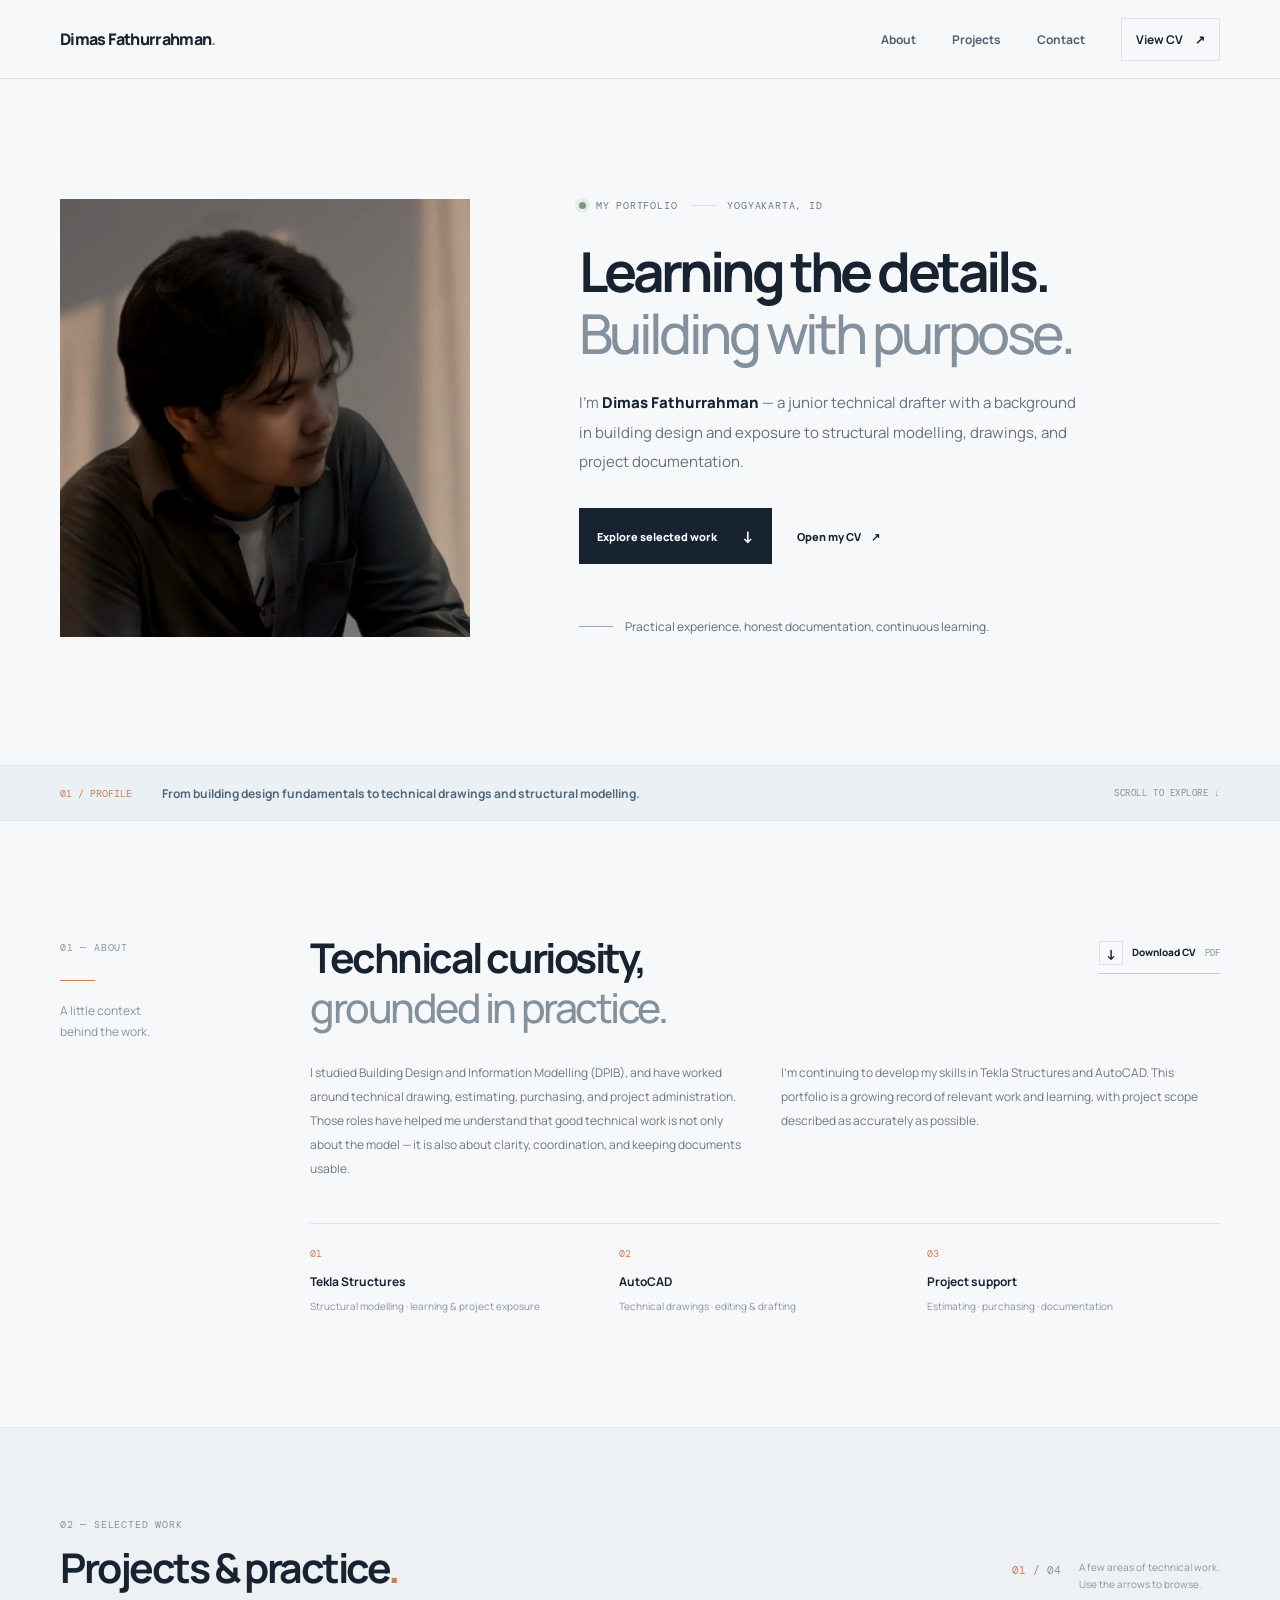
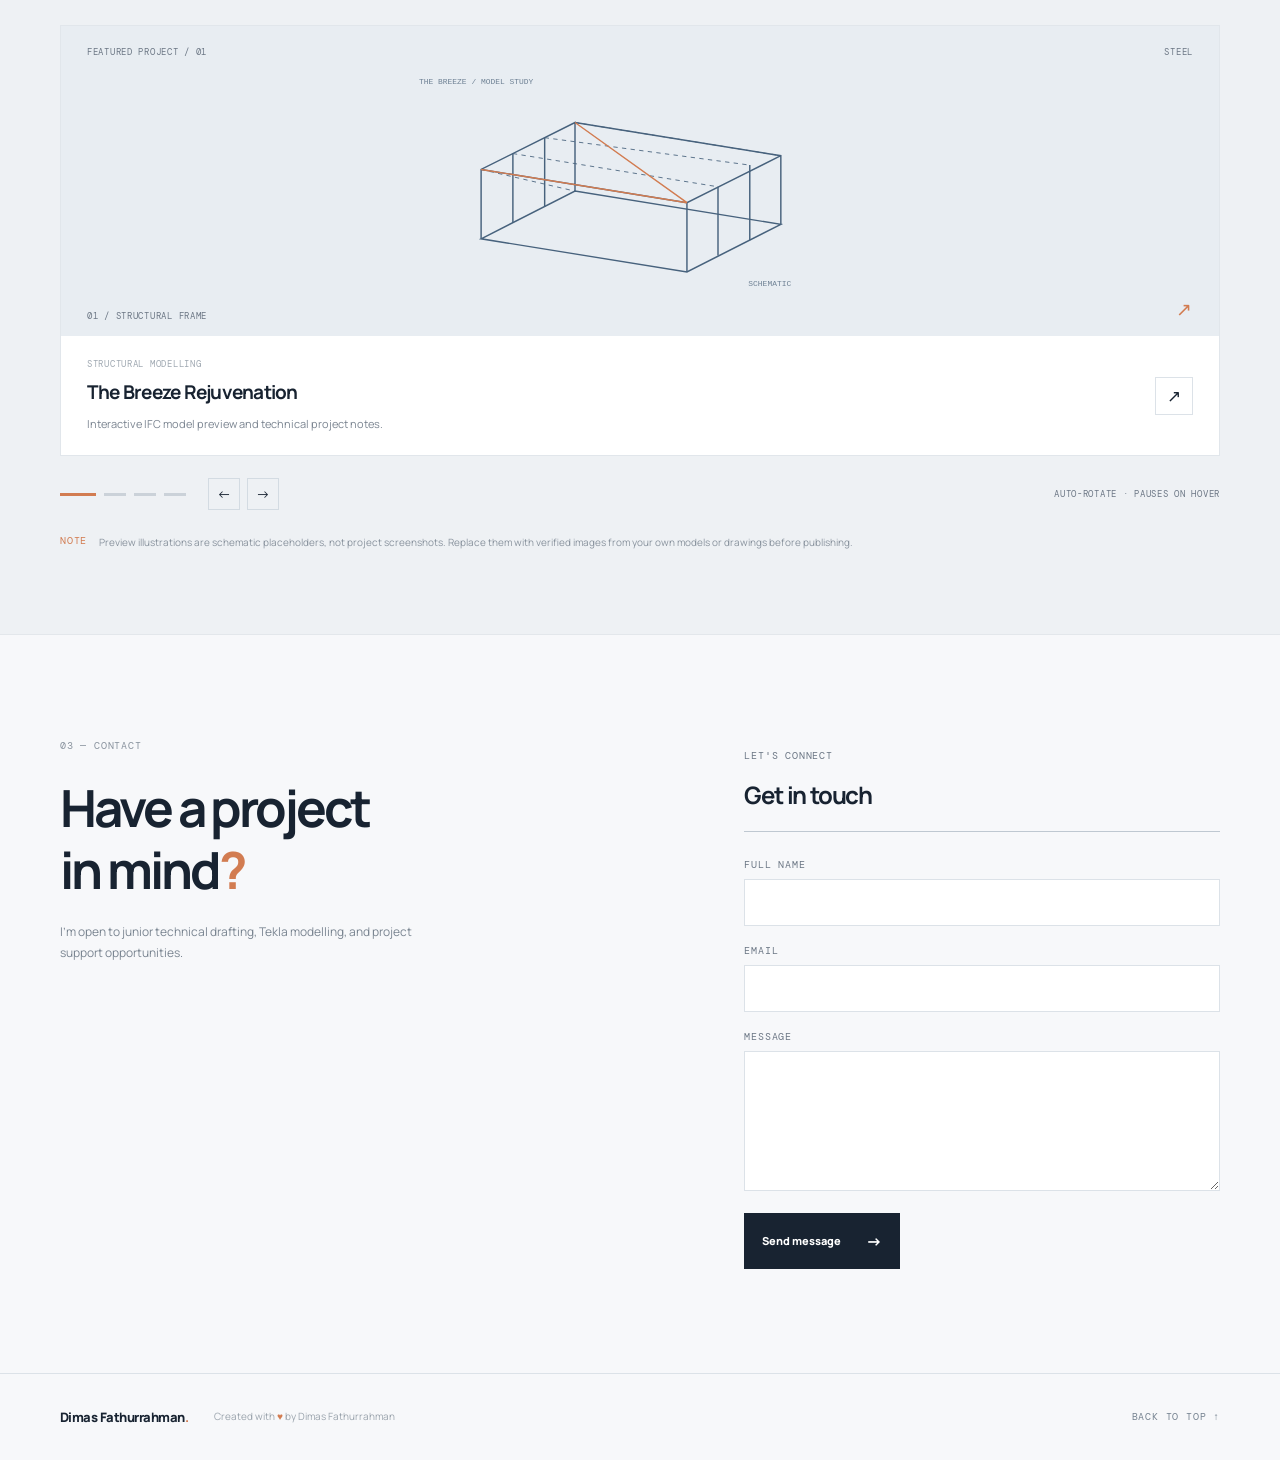
<file: index.html>
<!doctype html>
<html lang="en">
<head>
  <meta charset="utf-8"><meta name="viewport" content="width=device-width, initial-scale=1">
  <meta name="theme-color" content="#f7f8fa">
  <meta name="description" content="Portfolio of Dimas Fathurrahman — junior technical drafter with exposure to Tekla Structures, AutoCAD, detailing, and project documentation.">
  <title>Dimas Fathurrahman — Portfolio</title>
  <link rel="preconnect" href="https://fonts.googleapis.com"><link rel="preconnect" href="https://fonts.gstatic.com" crossorigin>
  <link href="https://fonts.googleapis.com/css2?family=DM+Mono:wght@400;500&family=Manrope:wght@400;500;600;700;800&display=swap" rel="stylesheet">
  <link rel="stylesheet" href="style.css">
</head>
<body>
  <header class="site-header"><nav class="nav wrap" aria-label="Main navigation">
    <a class="brand" href="#home" aria-label="Dimas Fathurrahman home"><span>Dimas Fathurrahman<span class="brand-dot">.</span></span></a>
    <button class="menu-toggle" aria-label="Toggle navigation" aria-expanded="false"><span></span><span></span></button>
    <div class="nav-links"><a href="#about">About</a><a href="#projects">Projects</a><a href="#contact">Contact</a><a class="nav-cv" href="docs/MyCurriculum%20Vitae.pdf" target="_blank" rel="noopener">View CV <span>↗</span></a></div>
  </nav></header>
  <main>
    <section class="hero wrap" id="home">
      <figure class="hero-photo">
        <picture><source srcset="assets/profile/profile-hero.webp" type="image/webp"><img src="assets/profile/profile-hero.jpg" alt="Portrait of Dimas Fathurrahman" width="1000" height="1000" decoding="async" fetchpriority="high"></picture>
      </figure>
      <div class="hero-copy"><p class="eyebrow"><span class="status-dot"></span> MY PORTFOLIO <span class="eyebrow-line"></span> YOGYAKARTA, ID</p>
        <h1>Learning the details.<br><span>Building with purpose.</span></h1>
        <p class="hero-lead">I'm <strong>Dimas Fathurrahman</strong> — a junior technical drafter with a background in building design and exposure to structural modelling, drawings, and project documentation.</p>
        <div class="hero-actions"><a class="button button-dark" href="#projects">Explore selected work <span>↓</span></a><a class="text-link" href="docs/MyCurriculum%20Vitae.pdf" target="_blank" rel="noopener">Open my CV <span>↗</span></a></div>
        <div class="hero-note"><span class="note-rule"></span><span>Practical experience, honest documentation, continuous learning.</span></div>
      </div>
    </section>
    <section class="intro-strip"><div class="wrap strip-inner"><span>01 / PROFILE</span><p>From building design fundamentals to technical drawings and structural modelling.</p><span class="strip-end">SCROLL TO EXPLORE ↓</span></div></section>
    <section class="section wrap about-section" id="about">
      <div class="section-aside"><p class="section-index">01 — ABOUT</p><span class="aside-line"></span><p class="aside-caption">A little context<br>behind the work.</p></div>
      <div class="about-content"><div class="about-heading"><h2>Technical curiosity,<br><span>grounded in practice.</span></h2><a class="download-link" href="docs/MyCurriculum%20Vitae.pdf" target="_blank" rel="noopener"><span class="download-icon">↓</span> Download CV <small>PDF</small></a></div>
        <div class="about-columns"><p>I studied Building Design and Information Modelling (DPIB), and have worked around technical drawing, estimating, purchasing, and project administration. Those roles have helped me understand that good technical work is not only about the model — it is also about clarity, coordination, and keeping documents usable.</p><p>I'm continuing to develop my skills in Tekla Structures and AutoCAD. This portfolio is a growing record of relevant work and learning, with project scope described as accurately as possible.</p></div>
        <div class="skills-row"><div><span class="skill-num">01</span><strong>Tekla Structures</strong><small>Structural modelling · learning & project exposure</small></div><div><span class="skill-num">02</span><strong>AutoCAD</strong><small>Technical drawings · editing & drafting</small></div><div><span class="skill-num">03</span><strong>Project support</strong><small>Estimating · purchasing · documentation</small></div></div>
      </div>
    </section>
    <section class="projects-section" id="projects"><div class="wrap projects-wrap">
      <div class="section-head"><div><p class="section-index">02 — SELECTED WORK</p><h2>Projects &amp; practice<span class="period">.</span></h2></div><div class="carousel-caption"><span class="carousel-count"><b id="slide-current">01</b> / 04</span><p>A few areas of technical work.<br>Use the arrows to browse.</p></div></div>
      <div class="project-carousel" id="project-carousel" aria-roledescription="carousel" aria-label="Project previews">
        <div class="project-track">
          <article class="project-slide is-active" data-slide="0"><a class="project-card" href="projects/the-breeze-rejuvenation.html" aria-label="View The Breeze Rejuvenation project details"><div class="project-visual visual-canopy"><div class="visual-meta"><span>FEATURED PROJECT / 01</span><span>STEEL</span></div><svg viewBox="0 0 700 360" aria-hidden="true"><g fill="none" stroke="#47627d" stroke-width="2"><path d="M130 260 260 194 545 240 415 306Z"/><path d="M130 260V164L260 99V194M260 99 545 145V240M130 164 415 210 545 145M415 210V306"/><path d="M174 238V142M218 216V120M458 283V188M502 262V158"/><path d="M130 164 260 194M260 99 545 145M174 142 458 188M218 120 502 158" stroke-dasharray="6 6" stroke-width="1.2"/></g><g stroke="#d27c51" stroke-width="2"><path d="M130 164 415 210M260 99 415 210"/></g><g fill="#6f8295" font-family="monospace" font-size="11"><text x="44" y="46">THE BREEZE / MODEL STUDY</text><text x="500" y="326">SCHEMATIC</text></g></svg><div class="visual-footer"><span>01 / STRUCTURAL FRAME</span><span>↗</span></div></div><div class="project-card-copy"><div><p class="project-type">STRUCTURAL MODELLING</p><h3>The Breeze Rejuvenation</h3><p>Interactive IFC model preview and technical project notes.</p></div><span class="round-arrow">↗</span></div></a></article>
          <article class="project-slide" data-slide="1"><a class="project-card" href="projects/gate-entrance-jimbaran.html" aria-label="View Gate Entrance Jimbaran project details"><div class="project-visual visual-gate"><div class="visual-meta"><span>PROJECT / 02</span><span>STEEL</span></div><svg viewBox="0 0 700 360" aria-hidden="true"><g fill="none" stroke="#47627d" stroke-width="2"><path d="M120 280V150M230 280V150M470 280V150M580 280V150"/><path d="M100 150H250M450 150H600M110 150 350 92 590 150"/><path d="M230 150 350 120 470 150M120 215H230M470 215H580" stroke-width="1.4"/><path d="M104 280H136M214 280H246M454 280H486M564 280H596" stroke-width="3"/></g><g stroke="#d27c51" stroke-width="2"><path d="M110 150 350 92 590 150"/></g><g fill="#6f8295" font-family="monospace" font-size="11"><text x="44" y="46">GATE ENTRANCE / STRUCTURAL FRAME</text><text x="500" y="326">SCHEMATIC</text></g></svg><div class="visual-footer"><span>02 / ENTRANCE GATE</span><span>↗</span></div></div><div class="project-card-copy"><div><p class="project-type">STRUCTURAL MODELLING</p><h3>Gate Entrance Jimbaran</h3><p>Interactive IFC model preview of a steel gate entrance structure.</p></div><span class="round-arrow">↗</span></div></a></article>
          <article class="project-slide" data-slide="2"><a class="project-card" href="projects/precast-fence.html" aria-label="View precast fence project details"><div class="project-visual visual-fence"><div class="visual-meta"><span>PROJECT STUDY / 03</span><span>PRECAST</span></div><svg viewBox="0 0 700 360" aria-hidden="true"><g fill="none" stroke="#47627d" stroke-width="2"><path d="M105 250 535 250M105 250V125L535 125V250M105 125 150 104 580 104 535 125M535 125 580 104V230L535 250"/><path d="M190 125V250M275 125V250M360 125V250M445 125V250M105 165H535M105 207H535"/><path d="M150 104V230M235 104V230M320 104V230M405 104V230M490 104V230" stroke-dasharray="4 5" stroke-width="1.1"/></g><g stroke="#d27c51" stroke-width="2"><path d="M105 165H535M105 207H535"/></g><g fill="#6f8295" font-family="monospace" font-size="11"><text x="44" y="46">PRECAST / PANEL LAYOUT</text><text x="500" y="326">SCHEMATIC</text></g></svg><div class="visual-footer"><span>03 / PANEL SYSTEM</span><span>↗</span></div></div><div class="project-card-copy"><div><p class="project-type">MODELLING &amp; DETAILING</p><h3>Precast fence</h3><p>Panel and column layout, with attention to alignment and dimensions.</p></div><span class="round-arrow">↗</span></div></a></article>
          <article class="project-slide" data-slide="3"><a class="project-card" href="projects/railing-details.html" aria-label="View railing and detail drawings project details"><div class="project-visual visual-railing"><div class="visual-meta"><span>PROJECT STUDY / 04</span><span>DETAILS</span></div><svg viewBox="0 0 700 360" aria-hidden="true"><g fill="none" stroke="#47627d" stroke-width="2"><path d="M110 245 540 245M110 245V120M540 245V120M110 120H540M110 158H540M110 195H540"/><path d="M155 120V245M220 120V245M285 120V245M350 120V245M415 120V245M480 120V245"/><path d="M95 260H555M95 267H555M120 110H530" stroke-width="1.2"/><circle cx="110" cy="120" r="5"/><circle cx="540" cy="120" r="5"/></g><g stroke="#d27c51" stroke-width="2"><path d="M110 158H540M110 195H540"/></g><g fill="#6f8295" font-family="monospace" font-size="11"><text x="44" y="46">RAILING / CONNECTION STUDY</text><text x="500" y="326">SCHEMATIC</text></g></svg><div class="visual-footer"><span>04 / DRAWING DETAILS</span><span>↗</span></div></div><div class="project-card-copy"><div><p class="project-type">TECHNICAL DRAWING</p><h3>Railing &amp; details</h3><p>Technical drawing references and detail-oriented documentation work.</p></div><span class="round-arrow">↗</span></div></a></article>
        </div>
        <div class="carousel-controls"><div class="carousel-dots" role="group" aria-label="Choose project preview"><button class="carousel-dot is-active" aria-label="Show project 1" aria-pressed="true" data-go="0"></button><button class="carousel-dot" aria-label="Show project 2" aria-pressed="false" data-go="1"></button><button class="carousel-dot" aria-label="Show project 3" aria-pressed="false" data-go="2"></button><button class="carousel-dot" aria-label="Show project 4" aria-pressed="false" data-go="3"></button></div><div class="carousel-buttons"><button class="carousel-arrow" id="carousel-prev" aria-label="Previous project">←</button><button class="carousel-arrow" id="carousel-next" aria-label="Next project">→</button></div><p class="carousel-hint">AUTO-ROTATE · PAUSES ON HOVER</p></div>
      </div>
      <p class="project-disclaimer"><span>NOTE</span> Preview illustrations are schematic placeholders, not project screenshots. Replace them with verified images from your own models or drawings before publishing.</p>
    </div></section>
    <section class="contact-section wrap" id="contact"><div class="contact-left"><p class="section-index">03 — CONTACT</p><h2>Have a project<br>in mind<span class="period">?</span></h2><p>I'm open to junior technical drafting, Tekla modelling, and project support opportunities.</p></div><div class="contact-right"><span class="contact-label">LET'S CONNECT</span><div class="contact-email">Get in touch</div>
<form class="contact-form" id="contact-form" novalidate data-endpoint="" data-email="your.email@example.com">
  <div class="field"><label for="cf-name">FULL NAME</label><input id="cf-name" name="name" type="text" autocomplete="name" required></div>
  <div class="field"><label for="cf-email">EMAIL</label><input id="cf-email" name="email" type="email" autocomplete="email" required></div>
  <div class="field"><label for="cf-message">MESSAGE</label><textarea id="cf-message" name="message" rows="5" required></textarea></div>
  <input class="hp-field" type="text" name="_gotcha" tabindex="-1" autocomplete="off" aria-hidden="true">
  <div class="form-actions"><button class="button button-dark" type="submit">Send message <span>→</span></button><p class="form-status" id="form-status" role="status" aria-live="polite"></p></div>
</form>
</div></section>
  </main>
  <footer class="site-footer"><div class="wrap footer-inner"><a class="brand footer-brand" href="#home"><span>Dimas Fathurrahman<span class="brand-dot">.</span></span></a><p>Created with <span class="heart" aria-label="love">♥</span> by Dimas Fathurrahman</p><a href="#home" class="back-top">BACK TO TOP ↑</a></div></footer>
  <script src="script.js"></script>
</body></html>
</file>
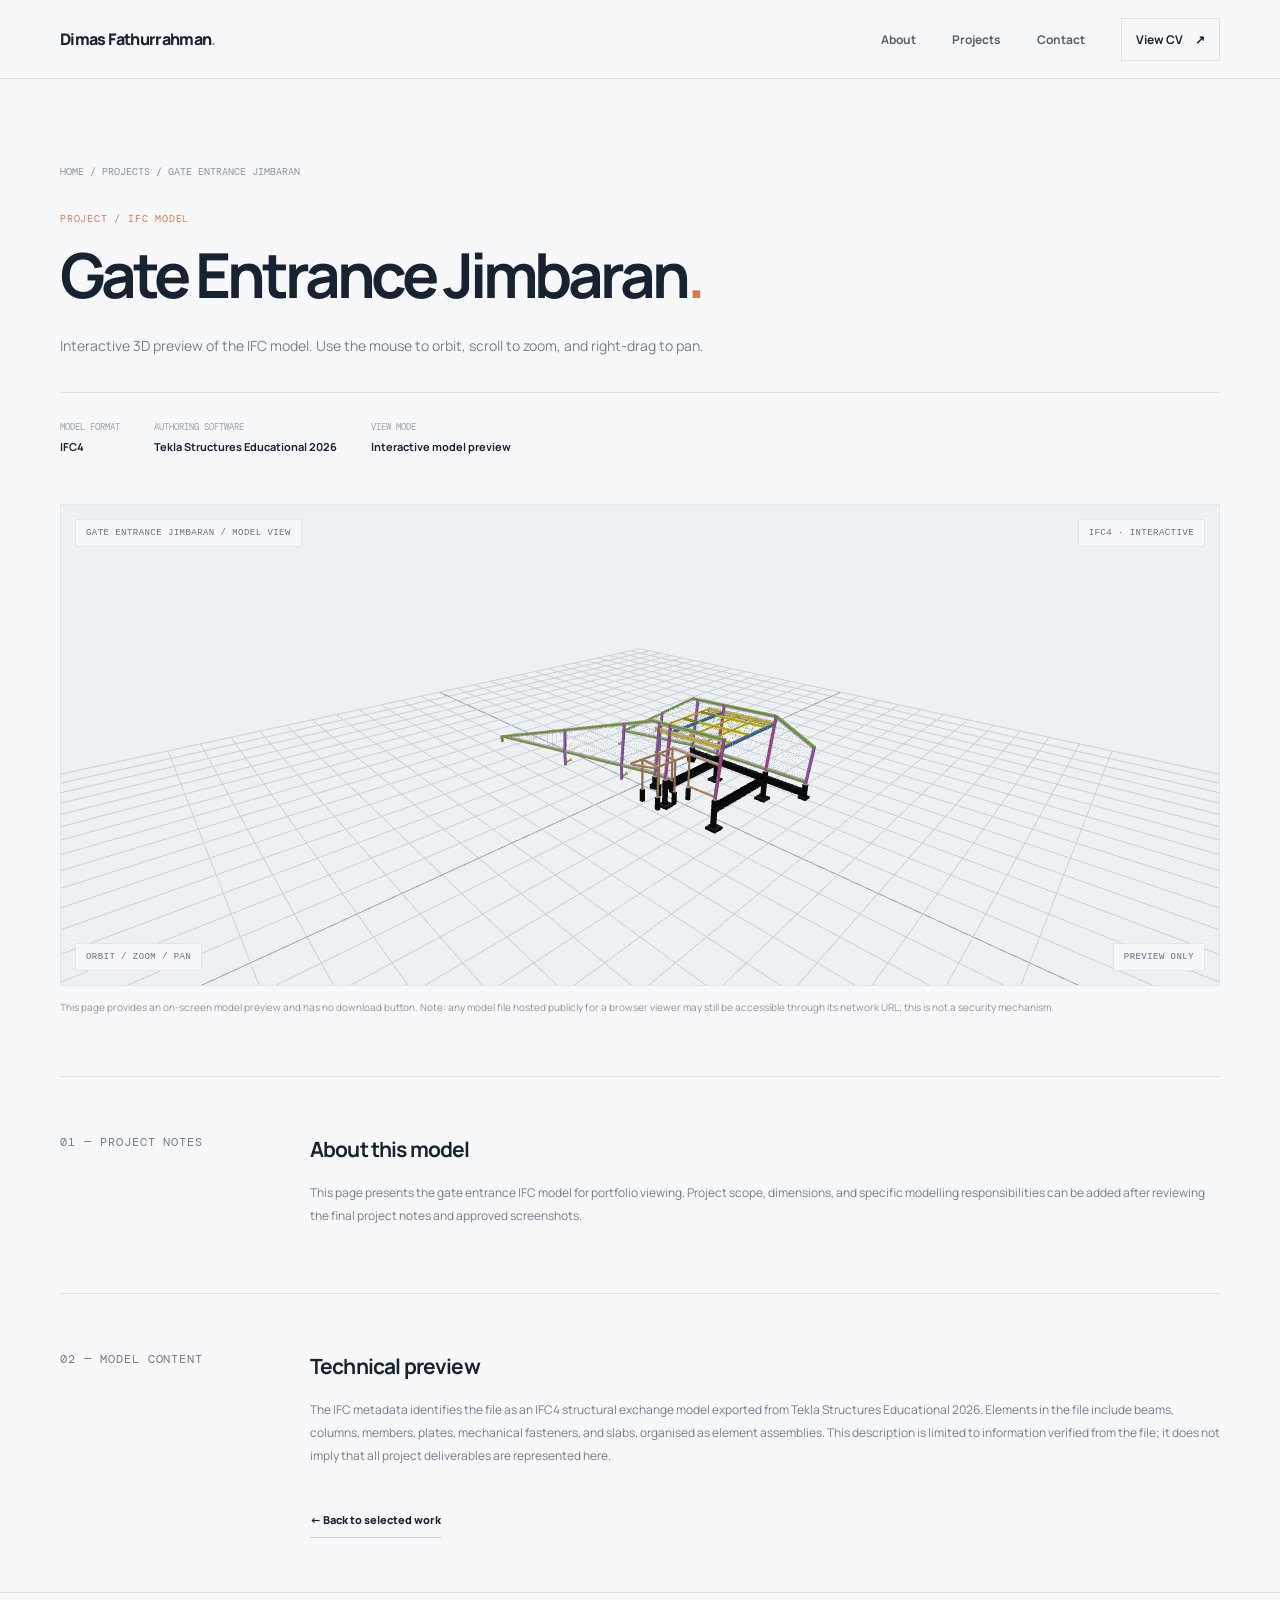
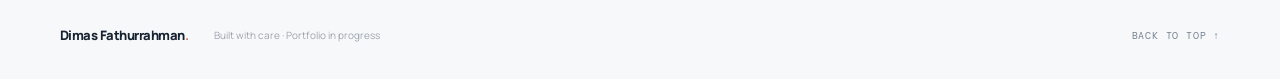
<file: projects/gate-entrance-jimbaran.html>
<!doctype html>
<html lang="en"><head><meta charset="utf-8"><meta name="viewport" content="width=device-width,initial-scale=1"><meta name="description" content="Gate Entrance Jimbaran — interactive IFC model preview."><title>Gate Entrance Jimbaran — Dimas Fathurrahman</title><link rel="preconnect" href="https://fonts.googleapis.com"><link rel="preconnect" href="https://fonts.gstatic.com" crossorigin><link href="https://fonts.googleapis.com/css2?family=DM+Mono:wght@400;500&family=Manrope:wght@400;500;600;700;800&display=swap" rel="stylesheet"><link rel="stylesheet" href="../style.css"><style>
.ifc-viewer-wrap{position:relative;background:#edf1f4;border:1px solid #dfe5ea;min-height:480px;overflow:hidden}.ifc-viewer{width:100%;height:480px;display:block}.viewer-toolbar{position:absolute;top:14px;left:14px;right:14px;z-index:3;display:flex;justify-content:space-between;gap:10px;pointer-events:none}.viewer-tag{background:rgba(247,248,250,.94);border:1px solid #dfe5ea;padding:9px 11px;font:9px 'DM Mono',monospace;color:#627184;letter-spacing:.05em}.viewer-message{position:absolute;inset:0;display:flex;align-items:center;justify-content:center;text-align:center;padding:30px;pointer-events:none}.viewer-message-inner{max-width:360px;background:rgba(247,248,250,.94);border:1px solid #dfe5ea;padding:24px}.viewer-message strong{display:block;font-size:15px;margin-bottom:8px}.viewer-message p{font-size:11px;color:#75818d;line-height:1.8;margin:0}.viewer-message.hidden{display:none}.viewer-controls{display:flex;flex-wrap:wrap;gap:8px;margin-top:12px}.viewer-controls button{border:1px solid #d4dce3;background:#f7f8fa;padding:10px 13px;font:10px 'DM Mono',monospace;cursor:pointer;color:#243140}.viewer-controls button:hover{background:#1a2533;color:#fff}.viewer-note{font-size:10px;color:#89939e;line-height:1.8;margin-top:12px}.detail-grid-breeze{display:block;padding-bottom:50px}.breeze-side-grid{display:grid;grid-template-columns:1fr 1fr;gap:38px}.breeze-side-grid h2{font-size:20px;margin:0 0 12px}.breeze-side-grid p,.breeze-side-grid li{font-size:12px;line-height:1.9;color:#727d89}.breeze-side-grid ul{padding-left:18px}.hero-mini-viewer{width:100%;height:100%;min-height:400px;border:0;display:block;background:#edf1f4}.hero-art:has(.hero-mini-viewer){padding:0;overflow:hidden}.hero-art:has(.hero-mini-viewer) .art-topline,.hero-art:has(.hero-mini-viewer) .art-bottomline{position:absolute;z-index:2;left:20px;right:20px;pointer-events:none}.hero-art:has(.hero-mini-viewer) .art-topline{top:16px}.hero-art:has(.hero-mini-viewer) .art-bottomline{bottom:16px}@media(max-width:800px){.ifc-viewer-wrap,.ifc-viewer{min-height:350px;height:350px}.breeze-side-grid{grid-template-columns:1fr;gap:18px}.hero-mini-viewer{min-height:330px}}
</style></head><body>
<header class="site-header"><nav class="nav wrap" aria-label="Main navigation"><a class="brand" href="../index.html"><span>Dimas Fathurrahman<span class="brand-dot">.</span></span></a><button class="menu-toggle" aria-label="Toggle navigation" aria-expanded="false"><span></span><span></span></button><div class="nav-links"><a href="../index.html#about">About</a><a href="../index.html#projects">Projects</a><a href="../index.html#contact">Contact</a><a class="nav-cv" href="../docs/MyCurriculum%20Vitae.pdf" target="_blank" rel="noopener">View CV <span>↗</span></a></div></nav></header>
<main class="wrap"><section class="detail-hero"><p class="breadcrumb"><a href="../index.html">HOME</a> / <a href="../index.html#projects">PROJECTS</a> / GATE ENTRANCE JIMBARAN</p><p class="detail-kicker">PROJECT / IFC MODEL</p><h1>Gate Entrance Jimbaran<span class="period">.</span></h1><p class="lead">Interactive 3D preview of the IFC model. Use the mouse to orbit, scroll to zoom, and right-drag to pan.</p><div class="detail-meta"><div><span>MODEL FORMAT</span><strong>IFC4</strong></div><div><span>AUTHORING SOFTWARE</span><strong>Tekla Structures Educational 2026</strong></div><div><span>VIEW MODE</span><strong>Interactive model preview</strong></div></div></section>
<section class="detail-grid detail-grid-breeze"><div class="ifc-viewer-wrap"><iframe src="model-preview.html?model=gate" title="Interactive IFC model viewer" style="width:100%;height:480px;display:block;border:0" loading="eager"></iframe></div><p class="viewer-note">This page provides an on-screen model preview and has no download button. Note: any model file hosted publicly for a browser viewer may still be accessible through its network URL; this is not a security mechanism.</p></section>
<section class="detail-section"><div class="detail-section-grid"><div><p class="section-index">01 — PROJECT NOTES</p></div><div><h2>About this model</h2><p>This page presents the gate entrance IFC model for portfolio viewing. Project scope, dimensions, and specific modelling responsibilities can be added after reviewing the final project notes and approved screenshots.</p></div></div></section>
<section class="detail-section"><div class="detail-section-grid"><div><p class="section-index">02 — MODEL CONTENT</p></div><div><h2>Technical preview</h2><p>The IFC metadata identifies the file as an IFC4 structural exchange model exported from Tekla Structures Educational 2026. Elements in the file include beams, columns, members, plates, mechanical fasteners, and slabs, organised as element assemblies. This description is limited to information verified from the file; it does not imply that all project deliverables are represented here.</p><a class="back-projects" href="../index.html#projects">← Back to selected work</a></div></div></section></main>
<footer class="site-footer"><div class="wrap footer-inner"><a class="brand footer-brand" href="../index.html"><span>Dimas Fathurrahman<span class="brand-dot">.</span></span></a><p>Built with care · Portfolio in progress</p><a href="#" class="back-top">BACK TO TOP ↑</a></div></footer><script src="../script.js"></script>
</body></html>
</file>
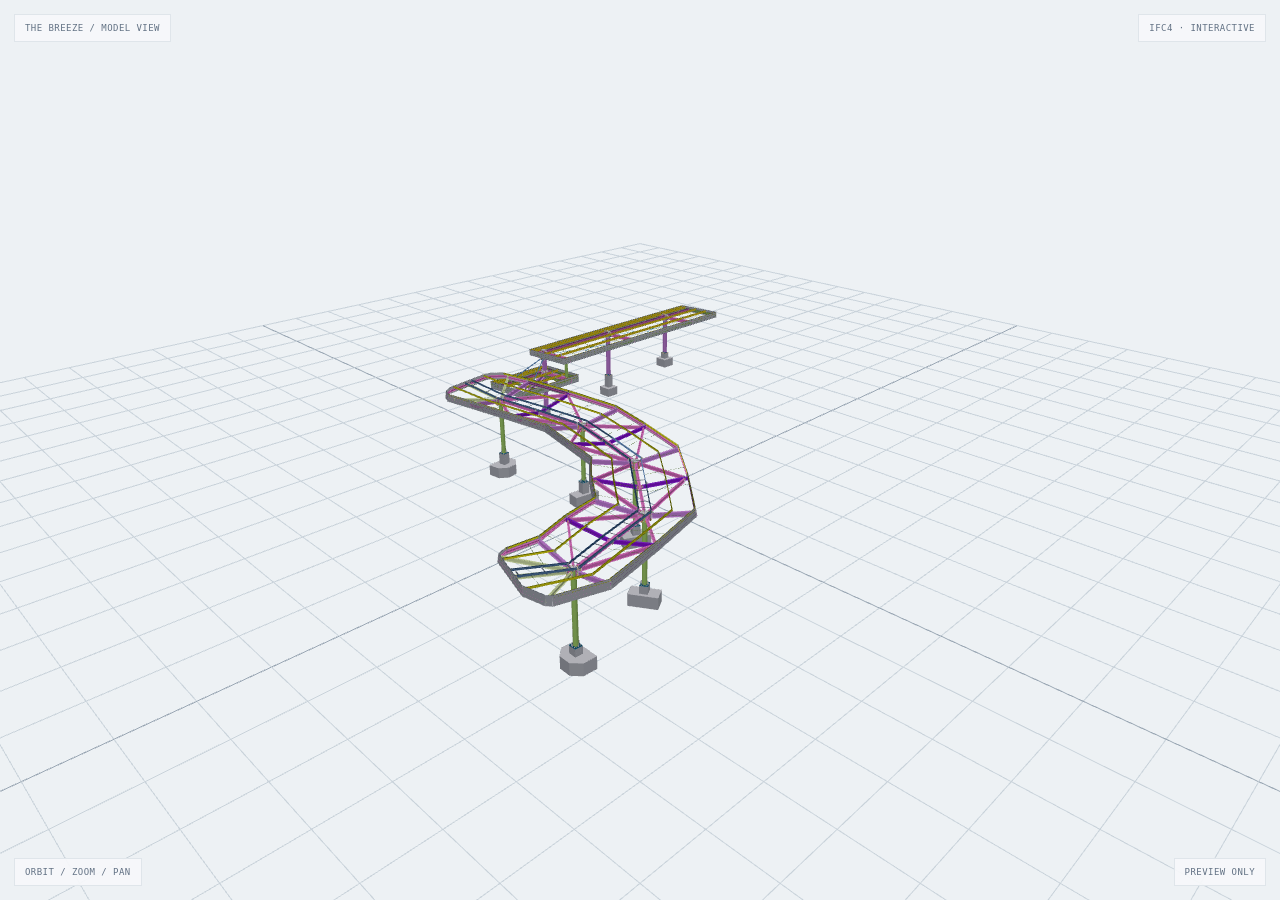
<file: projects/model-preview.html>
<!doctype html>
<html lang="en">
<head>
<meta charset="utf-8">
<meta name="viewport" content="width=device-width,initial-scale=1">
<title>IFC Model Preview</title>
<style>
*{box-sizing:border-box}
html,body{margin:0;width:100%;height:100%;overflow:hidden;background:#edf1f4}
#viewer{position:absolute;inset:0}
#viewer canvas{display:block;width:100%;height:100%;outline:none}
.top,.bottom{position:absolute;z-index:3;left:14px;right:14px;display:flex;justify-content:space-between;pointer-events:none;font:9px monospace;letter-spacing:.05em;color:#627184}
.top{top:14px}.bottom{bottom:14px}
.tag{background:#f7f8faed;border:1px solid #dfe5ea;padding:8px 10px}
.message{position:absolute;z-index:4;inset:0;display:grid;place-items:center;padding:20px;text-align:center;pointer-events:none}
.message div{max-width:330px;background:#f7f8faed;border:1px solid #dfe5ea;padding:20px}
.message strong{display:block;font:600 14px Arial,sans-serif;color:#1a2533;margin-bottom:8px}
.message p{font:11px/1.7 Arial,sans-serif;color:#75818d;margin:0}
.message.hidden{display:none}
</style>
<!-- three.js dan web-ifc di-host sendiri di /vendor (tanpa CDN) -->
<script type="importmap">
{ "imports": { "three": "../vendor/three.module.min.js" } }
</script>
</head>
<body>
<div id="viewer"></div>
<div class="top"><span class="tag" id="modelTitle">THE BREEZE / MODEL VIEW</span><span class="tag">IFC4 · INTERACTIVE</span></div>
<div class="bottom"><span class="tag">ORBIT / ZOOM / PAN</span><span class="tag">PREVIEW ONLY</span></div>
<div class="message" id="message"><div><strong id="msgTitle">Loading IFC model…</strong><p id="msgText">The model is being prepared in your browser. The first load may take a few seconds.</p></div></div>

<script type="module">
import * as THREE from 'three';
import { OrbitControls } from '../vendor/OrbitControls.js';
import * as WebIFC from '../vendor/web-ifc-api.js';

const msg = document.getElementById('message');
const setMsg = (t, p) => {
  document.getElementById('msgTitle').textContent = t;
  document.getElementById('msgText').textContent = p;
  msg.classList.remove('hidden');
};

// ---------- Daftar model ----------
// Pakai: model-preview.html?model=gate   (default: breeze)
// up: sumbu yang dipakai sebagai "atas" ('y' atau 'z'); bisa ditimpa dengan ?up=z
const MODELS = {
  breeze: { file: '../models/the-breeze-rejuvenation.ifc', up: 'y', title: 'THE BREEZE / MODEL VIEW' },
  gate:   { file: '../models/gate-entrance-jimbaran.ifc',  up: 'y', title: 'GATE ENTRANCE JIMBARAN / MODEL VIEW' }
};
const params = new URLSearchParams(location.search);
const CONFIG = MODELS[params.get('model')] || MODELS.breeze;
document.getElementById('modelTitle').textContent = CONFIG.title;

try {
  // ---------- Scene ----------
  const container = document.getElementById('viewer');
  const scene = new THREE.Scene();
  scene.background = new THREE.Color(0xedf1f4);

  const camera = new THREE.PerspectiveCamera(50, 1, 0.1, 100000);
  const renderer = new THREE.WebGLRenderer({ antialias: true });
  renderer.setPixelRatio(Math.min(window.devicePixelRatio, 2));
  container.appendChild(renderer.domElement);

  scene.add(new THREE.HemisphereLight(0xffffff, 0x8899aa, 1.1));
  const sun = new THREE.DirectionalLight(0xffffff, 1.3);
  sun.position.set(1, 2, 1.5);
  scene.add(sun);
  const fill = new THREE.DirectionalLight(0xffffff, 0.5);
  fill.position.set(-1.5, 1, -1);
  scene.add(fill);

  const controls = new OrbitControls(camera, renderer.domElement);
  controls.enableDamping = true;

  const resize = () => {
    const w = container.clientWidth, h = container.clientHeight;
    renderer.setSize(w, h, false);
    camera.aspect = w / h;
    camera.updateProjectionMatrix();
  };
  window.addEventListener('resize', resize);
  resize();

  // ---------- web-ifc ----------
  const ifcApi = new WebIFC.IfcAPI();
  // Path absolut ke folder yang berisi web-ifc.wasm
  ifcApi.SetWasmPath(new URL('../vendor/', import.meta.url).href, true);
  await ifcApi.Init();

  setMsg('Downloading model…', 'Fetching the IFC file.');
  const modelUrl = new URL(CONFIG.file, import.meta.url).href;
  const res = await fetch(modelUrl);
  if (!res.ok) throw new Error('IFC file not found (HTTP ' + res.status + ') at ' + modelUrl);
  const data = new Uint8Array(await res.arrayBuffer());

  setMsg('Processing geometry…', 'Reading the IFC model in your browser.');
  await new Promise(r => setTimeout(r, 30)); // beri kesempatan UI menampilkan pesan

  const modelID = ifcApi.OpenModel(data);

  // Gabungkan semua mesh berdasarkan warna -> draw call sedikit, render ringan
  const buckets = new Map(); // key -> {color, opacity, pos[], nor[], idx[], count}
  const m4 = new THREE.Matrix4();
  const normalMat = new THREE.Matrix3();
  const v = new THREE.Vector3();

  ifcApi.StreamAllMeshes(modelID, (mesh) => {
    const placed = mesh.geometries;
    for (let i = 0; i < placed.size(); i++) {
      const pg = placed.get(i);
      const geom = ifcApi.GetGeometry(modelID, pg.geometryExpressID);
      const verts = ifcApi.GetVertexArray(geom.GetVertexData(), geom.GetVertexDataSize());
      const index = ifcApi.GetIndexArray(geom.GetIndexData(), geom.GetIndexDataSize());
      const c = pg.color;
      const key = [c.x, c.y, c.z, c.w].map(n => n.toFixed(3)).join('_');
      let b = buckets.get(key);
      if (!b) { b = { c, pos: [], nor: [], idx: [], count: 0 }; buckets.set(key, b); }

      m4.fromArray(pg.flatTransformation);
      normalMat.getNormalMatrix(m4);
      const base = b.count;
      for (let j = 0; j < verts.length; j += 6) {
        v.set(verts[j], verts[j + 1], verts[j + 2]).applyMatrix4(m4);
        b.pos.push(v.x, v.y, v.z);
        v.set(verts[j + 3], verts[j + 4], verts[j + 5]).applyMatrix3(normalMat).normalize();
        b.nor.push(v.x, v.y, v.z);
      }
      for (let j = 0; j < index.length; j++) b.idx.push(index[j] + base);
      b.count += verts.length / 6;
      geom.delete();
    }
  });
  ifcApi.CloseModel(modelID);

  const group = new THREE.Group();
  for (const b of buckets.values()) {
    const g = new THREE.BufferGeometry();
    g.setAttribute('position', new THREE.Float32BufferAttribute(b.pos, 3));
    g.setAttribute('normal', new THREE.Float32BufferAttribute(b.nor, 3));
    g.setIndex(b.idx);
    const mat = new THREE.MeshStandardMaterial({
      color: new THREE.Color(b.c.x, b.c.y, b.c.z),
      opacity: b.c.w, transparent: b.c.w < 1,
      side: THREE.DoubleSide, roughness: 0.75, metalness: 0.1
    });
    group.add(new THREE.Mesh(g, mat));
  }
  if (!group.children.length) throw new Error('No geometry found in the IFC file.');

  // Orientasi: default per model (lihat MODELS). Coba ?up=z kalau model tampil berdiri/terbalik.
  const ORIENTATION = params.get('up') || CONFIG.up;
  group.rotation.x = ORIENTATION === 'y' ? 0 : -Math.PI / 2;
  scene.add(group);

  // ---------- Frame model ----------
  const box = new THREE.Box3().setFromObject(group);
  const center = box.getCenter(new THREE.Vector3());
  const size = box.getSize(new THREE.Vector3());
  group.position.sub(center);                 // pusatkan model di origin
  group.position.y += size.y / 2;             // dasar model di y=0

  const radius = Math.max(size.x, size.y, size.z);
  const grid = new THREE.GridHelper(radius * 3, 30, 0x9aa7b4, 0xc9d2da);
  scene.add(grid);

  camera.near = radius / 1000;
  camera.far = radius * 50;
  camera.position.set(radius * 1.1, radius * 0.8, radius * 1.1);
  camera.updateProjectionMatrix();
  controls.target.set(0, size.y / 2, 0);
  controls.update();

  msg.classList.add('hidden');

  renderer.setAnimationLoop(() => { controls.update(); renderer.render(scene, camera); });
} catch (error) {
  console.error('IFC viewer failed:', error);
  setMsg('Could not load model', 'Viewer error: ' + (error && error.message ? error.message : String(error)));
}
</script>
</body>
</html>
</file>
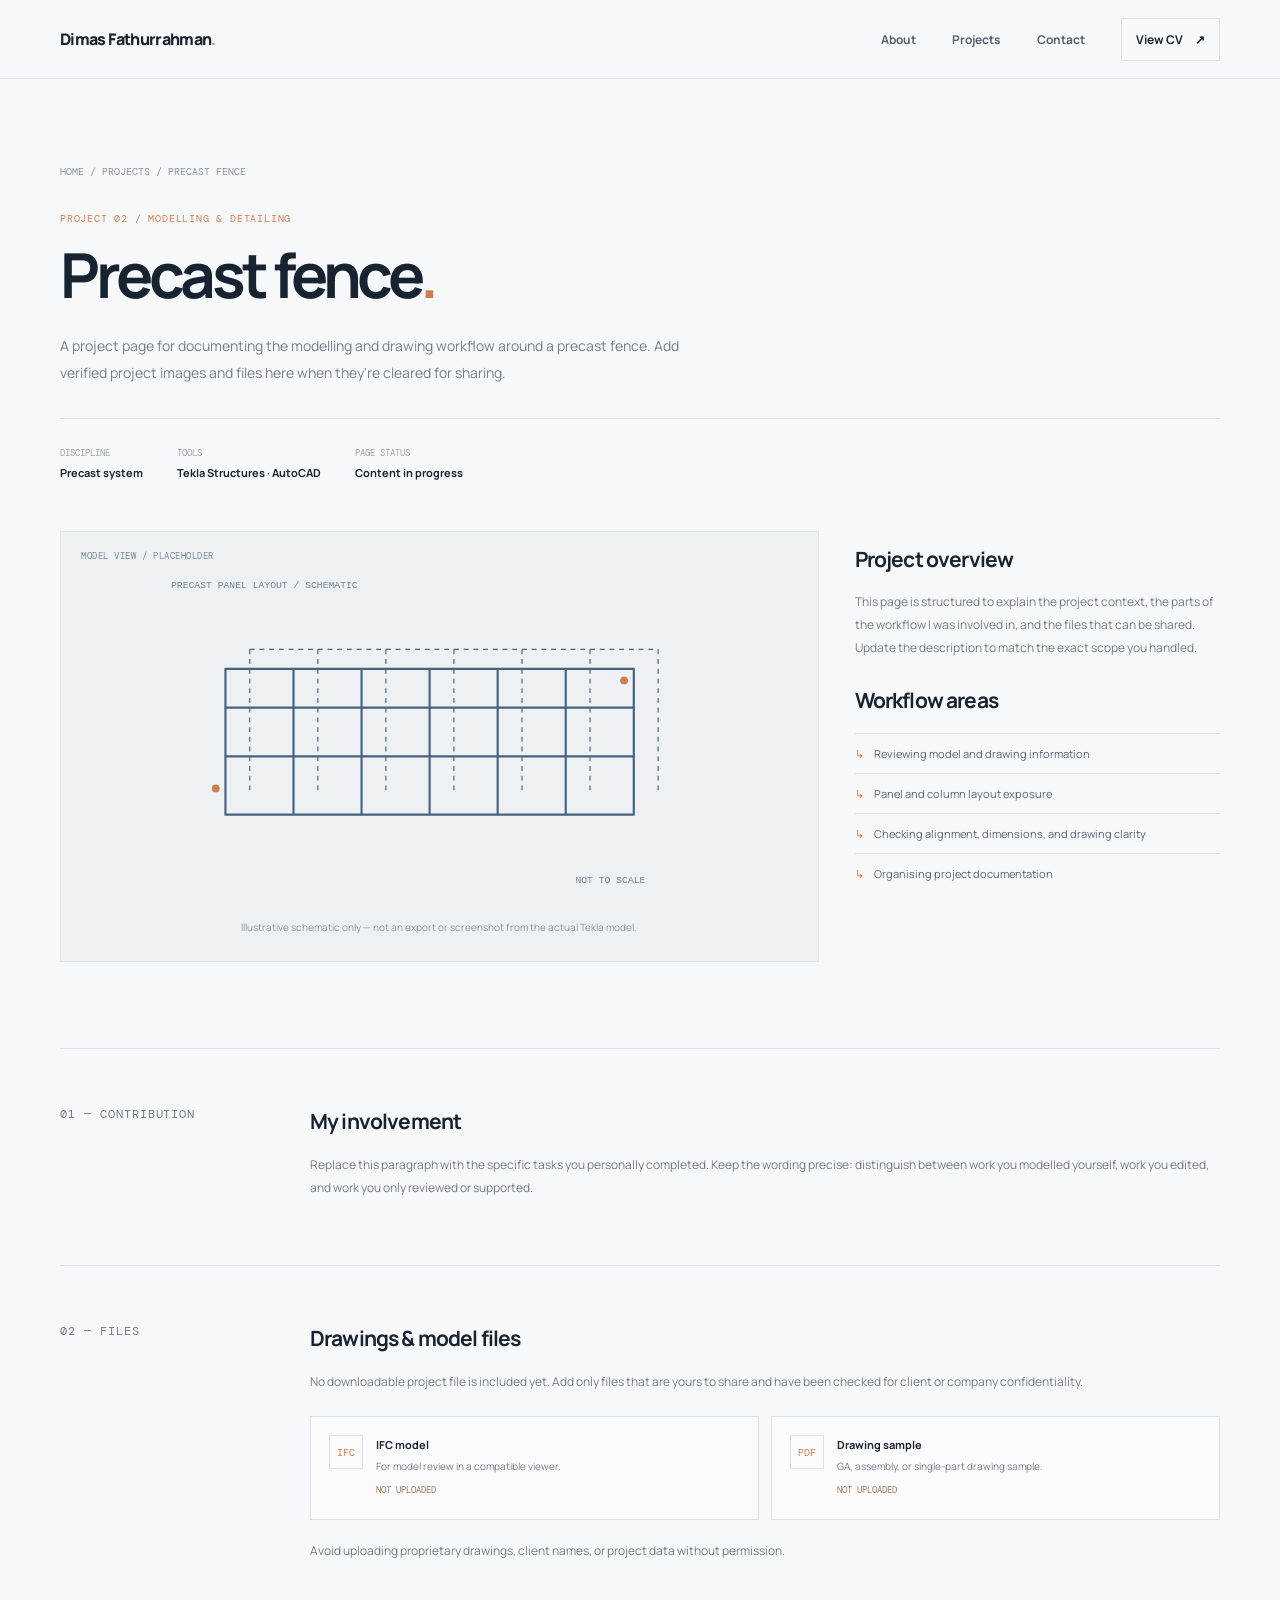
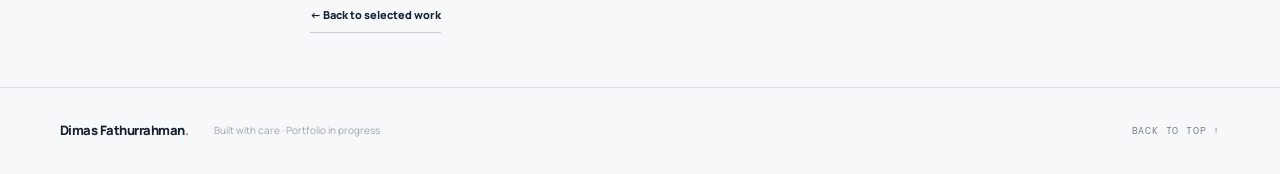
<file: projects/precast-fence.html>
<!doctype html><html lang="en"><head><meta charset="utf-8"><meta name="viewport" content="width=device-width,initial-scale=1"><meta name="description" content="Precast fence modelling and technical drawing project notes."><title>Precast Fence — Dimas Fathurrahman</title><link rel="preconnect" href="https://fonts.googleapis.com"><link rel="preconnect" href="https://fonts.gstatic.com" crossorigin><link href="https://fonts.googleapis.com/css2?family=DM+Mono:wght@400;500&family=Manrope:wght@400;500;600;700;800&display=swap" rel="stylesheet"><link rel="stylesheet" href="../style.css"></head><body>
<header class="site-header"><nav class="nav wrap" aria-label="Main navigation"><a class="brand" href="../index.html"><span>Dimas Fathurrahman<span class="brand-dot">.</span></span></a><button class="menu-toggle" aria-label="Toggle navigation" aria-expanded="false"><span></span><span></span></button><div class="nav-links"><a href="../index.html#about">About</a><a href="../index.html#projects">Projects</a><a href="../index.html#contact">Contact</a><a class="nav-cv" href="../docs/MyCurriculum%20Vitae.pdf" target="_blank" rel="noopener">View CV <span>↗</span></a></div></nav></header>
<main class="wrap"><section class="detail-hero"><p class="breadcrumb"><a href="../index.html">HOME</a> / <a href="../index.html#projects">PROJECTS</a> / PRECAST FENCE</p><p class="detail-kicker">PROJECT 02 / MODELLING & DETAILING</p><h1>Precast fence<span class="period">.</span></h1><p class="lead">A project page for documenting the modelling and drawing workflow around a precast fence. Add verified project images and files here when they're cleared for sharing.</p><div class="detail-meta"><div><span>DISCIPLINE</span><strong>Precast system</strong></div><div><span>TOOLS</span><strong>Tekla Structures · AutoCAD</strong></div><div><span>PAGE STATUS</span><strong>Content in progress</strong></div></div></section>
<section class="detail-grid"><div class="model-panel"><span class="panel-tag">MODEL VIEW / PLACEHOLDER</span><svg viewBox="0 0 620 360" aria-label="Schematic illustration of a precast fence frame"><g fill="none" stroke="#47627d" stroke-width="2.2" stroke-linejoin="round"><path d="M90 265V115H510V265ZM90 155H510M90 205H510M160 115V265M230 115V265M300 115V265M370 115V265M440 115V265"/><path d="M115 95H535V245M115 95V245M185 95V245M255 95V245M325 95V245M395 95V245M465 95V245" stroke-dasharray="5 5" stroke-width="1.2"/></g><g fill="#d27c51"><circle cx="80" cy="238" r="4"/><circle cx="500" cy="127" r="4"/></g><g fill="#718294" font-family="monospace" font-size="10"><text x="34" y="32">PRECAST PANEL LAYOUT / SCHEMATIC</text><text x="450" y="335">NOT TO SCALE</text></g></svg><p class="panel-note">Illustrative schematic only — not an export or screenshot from the actual Tekla model.</p></div><aside class="detail-side"><h2>Project overview</h2><p>This page is structured to explain the project context, the parts of the workflow I was involved in, and the files that can be shared. Update the description to match the exact scope you handled.</p><h2>Workflow areas</h2><ul class="scope-list"><li>Reviewing model and drawing information</li><li>Panel and column layout exposure</li><li>Checking alignment, dimensions, and drawing clarity</li><li>Organising project documentation</li></ul></aside></section>
<section class="detail-section"><div class="detail-section-grid"><div><p class="section-index">01 — CONTRIBUTION</p></div><div><h2>My involvement</h2><p>Replace this paragraph with the specific tasks you personally completed. Keep the wording precise: distinguish between work you modelled yourself, work you edited, and work you only reviewed or supported.</p></div></div></section>
<section class="detail-section"><div class="detail-section-grid"><div><p class="section-index">02 — FILES</p></div><div><h2>Drawings &amp; model files</h2><p>No downloadable project file is included yet. Add only files that are yours to share and have been checked for client or company confidentiality.</p><div class="file-list"><div class="file-item"><span class="file-icon">IFC</span><div><strong>IFC model</strong><p>For model review in a compatible viewer.</p><span class="file-status">NOT UPLOADED</span></div></div><div class="file-item"><span class="file-icon">PDF</span><div><strong>Drawing sample</strong><p>GA, assembly, or single-part drawing sample.</p><span class="file-status">NOT UPLOADED</span></div></div></div><p class="detail-footnote">Avoid uploading proprietary drawings, client names, or project data without permission.</p><a class="back-projects" href="../index.html#projects">← Back to selected work</a></div></div></section></main>
<footer class="site-footer"><div class="wrap footer-inner"><a class="brand footer-brand" href="../index.html"><span>Dimas Fathurrahman<span class="brand-dot">.</span></span></a><p>Built with care · Portfolio in progress</p><a href="#" class="back-top">BACK TO TOP ↑</a></div></footer><script src="../script.js"></script></body></html>
</file>
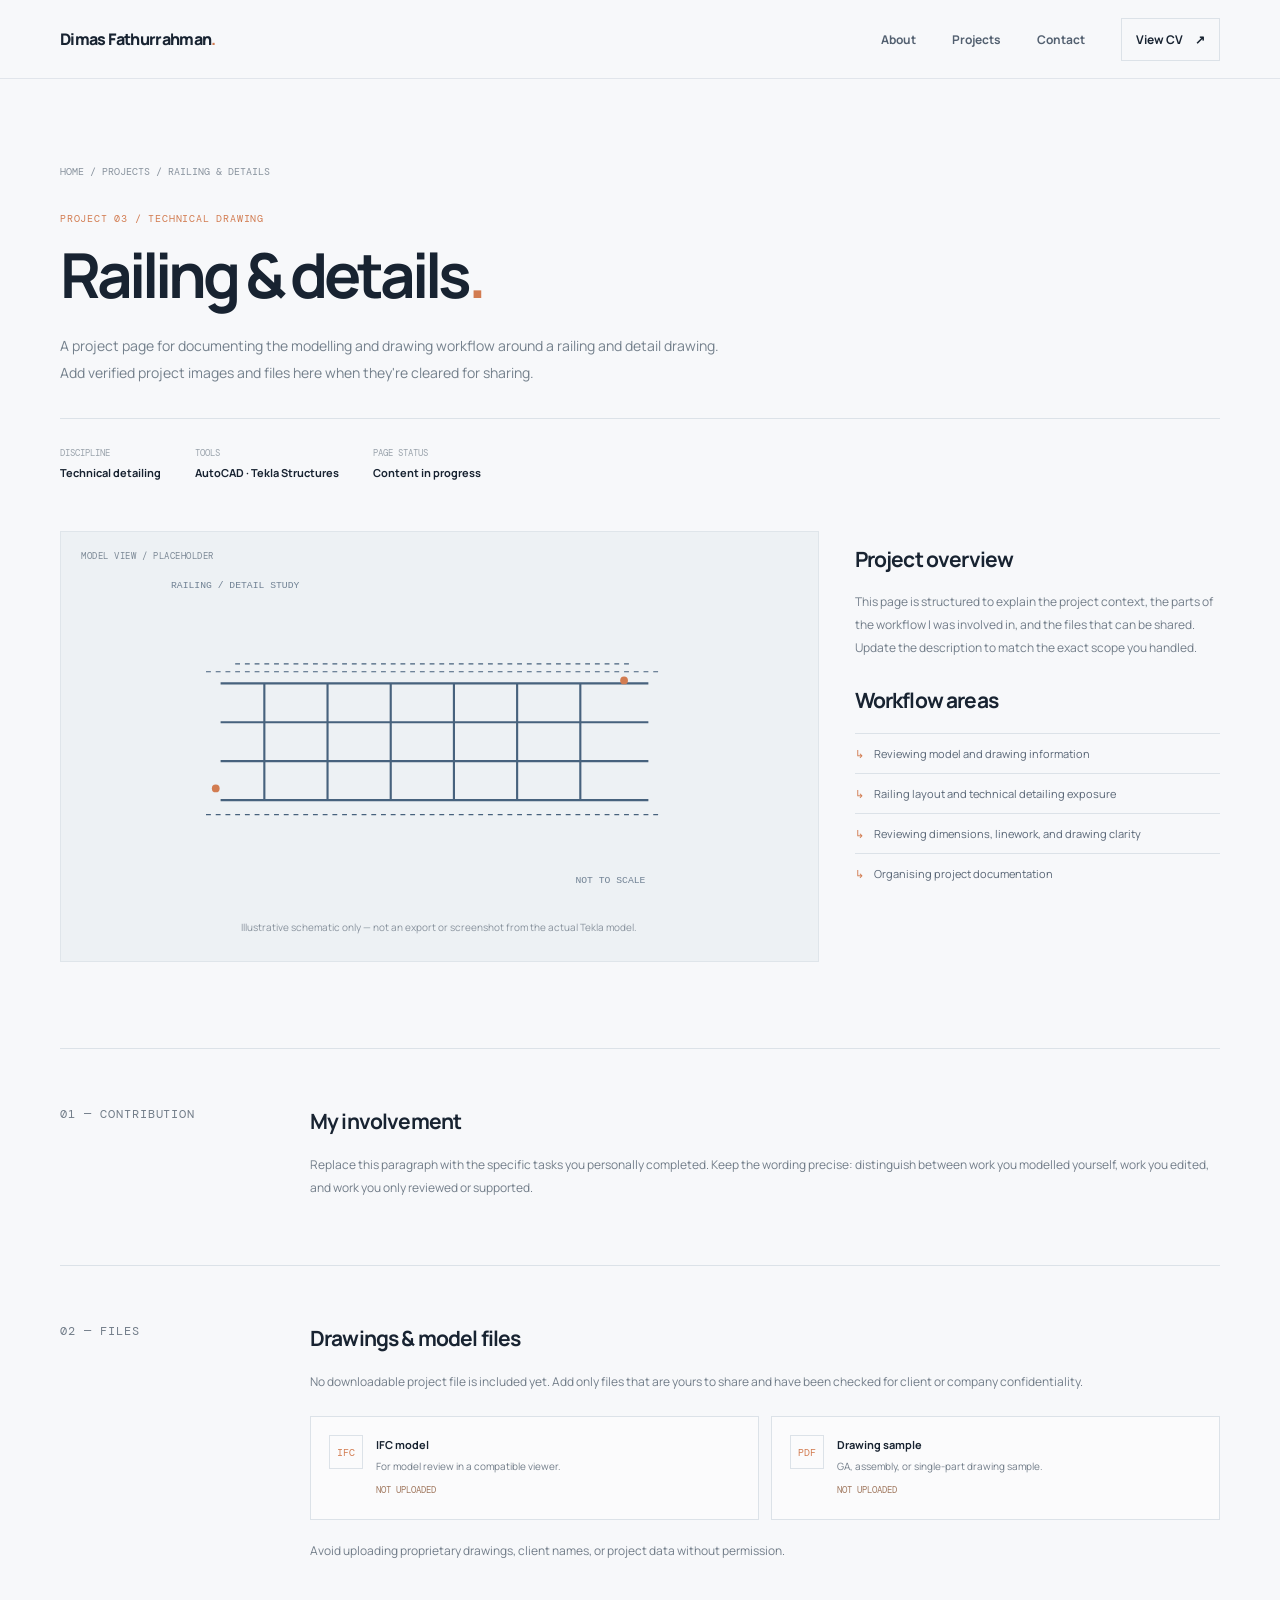
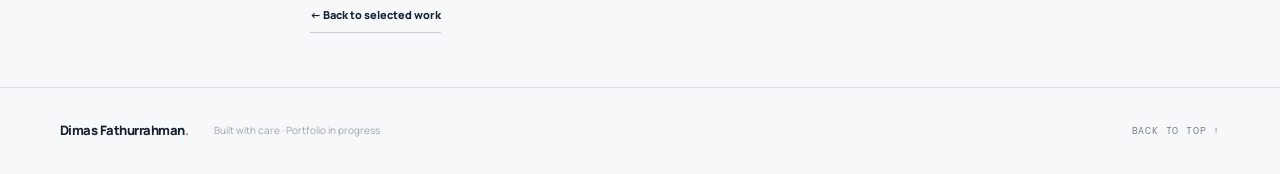
<file: projects/railing-details.html>
<!doctype html><html lang="en"><head><meta charset="utf-8"><meta name="viewport" content="width=device-width,initial-scale=1"><meta name="description" content="Railing & details modelling and technical drawing project notes."><title>Railing & Details — Dimas Fathurrahman</title><link rel="preconnect" href="https://fonts.googleapis.com"><link rel="preconnect" href="https://fonts.gstatic.com" crossorigin><link href="https://fonts.googleapis.com/css2?family=DM+Mono:wght@400;500&family=Manrope:wght@400;500;600;700;800&display=swap" rel="stylesheet"><link rel="stylesheet" href="../style.css"></head><body>
<header class="site-header"><nav class="nav wrap" aria-label="Main navigation"><a class="brand" href="../index.html"><span>Dimas Fathurrahman<span class="brand-dot">.</span></span></a><button class="menu-toggle" aria-label="Toggle navigation" aria-expanded="false"><span></span><span></span></button><div class="nav-links"><a href="../index.html#about">About</a><a href="../index.html#projects">Projects</a><a href="../index.html#contact">Contact</a><a class="nav-cv" href="../docs/MyCurriculum%20Vitae.pdf" target="_blank" rel="noopener">View CV <span>↗</span></a></div></nav></header>
<main class="wrap"><section class="detail-hero"><p class="breadcrumb"><a href="../index.html">HOME</a> / <a href="../index.html#projects">PROJECTS</a> / RAILING & DETAILS</p><p class="detail-kicker">PROJECT 03 / TECHNICAL DRAWING</p><h1>Railing & details<span class="period">.</span></h1><p class="lead">A project page for documenting the modelling and drawing workflow around a railing and detail drawing. Add verified project images and files here when they're cleared for sharing.</p><div class="detail-meta"><div><span>DISCIPLINE</span><strong>Technical detailing</strong></div><div><span>TOOLS</span><strong>AutoCAD · Tekla Structures</strong></div><div><span>PAGE STATUS</span><strong>Content in progress</strong></div></div></section>
<section class="detail-grid"><div class="model-panel"><span class="panel-tag">MODEL VIEW / PLACEHOLDER</span><svg viewBox="0 0 620 360" aria-label="Schematic illustration of a railing and detail drawing frame"><g fill="none" stroke="#47627d" stroke-width="2.2" stroke-linejoin="round"><path d="M85 250H525M85 130H525M85 170H525M85 210H525M130 130V250M195 130V250M260 130V250M325 130V250M390 130V250M455 130V250"/><path d="M70 265H540M70 118H540M100 110H510" stroke-dasharray="5 5" stroke-width="1.2"/></g><g fill="#d27c51"><circle cx="80" cy="238" r="4"/><circle cx="500" cy="127" r="4"/></g><g fill="#718294" font-family="monospace" font-size="10"><text x="34" y="32">RAILING / DETAIL STUDY</text><text x="450" y="335">NOT TO SCALE</text></g></svg><p class="panel-note">Illustrative schematic only — not an export or screenshot from the actual Tekla model.</p></div><aside class="detail-side"><h2>Project overview</h2><p>This page is structured to explain the project context, the parts of the workflow I was involved in, and the files that can be shared. Update the description to match the exact scope you handled.</p><h2>Workflow areas</h2><ul class="scope-list"><li>Reviewing model and drawing information</li><li>Railing layout and technical detailing exposure</li><li>Reviewing dimensions, linework, and drawing clarity</li><li>Organising project documentation</li></ul></aside></section>
<section class="detail-section"><div class="detail-section-grid"><div><p class="section-index">01 — CONTRIBUTION</p></div><div><h2>My involvement</h2><p>Replace this paragraph with the specific tasks you personally completed. Keep the wording precise: distinguish between work you modelled yourself, work you edited, and work you only reviewed or supported.</p></div></div></section>
<section class="detail-section"><div class="detail-section-grid"><div><p class="section-index">02 — FILES</p></div><div><h2>Drawings &amp; model files</h2><p>No downloadable project file is included yet. Add only files that are yours to share and have been checked for client or company confidentiality.</p><div class="file-list"><div class="file-item"><span class="file-icon">IFC</span><div><strong>IFC model</strong><p>For model review in a compatible viewer.</p><span class="file-status">NOT UPLOADED</span></div></div><div class="file-item"><span class="file-icon">PDF</span><div><strong>Drawing sample</strong><p>GA, assembly, or single-part drawing sample.</p><span class="file-status">NOT UPLOADED</span></div></div></div><p class="detail-footnote">Avoid uploading proprietary drawings, client names, or project data without permission.</p><a class="back-projects" href="../index.html#projects">← Back to selected work</a></div></div></section></main>
<footer class="site-footer"><div class="wrap footer-inner"><a class="brand footer-brand" href="../index.html"><span>Dimas Fathurrahman<span class="brand-dot">.</span></span></a><p>Built with care · Portfolio in progress</p><a href="#" class="back-top">BACK TO TOP ↑</a></div></footer><script src="../script.js"></script></body></html>
</file>
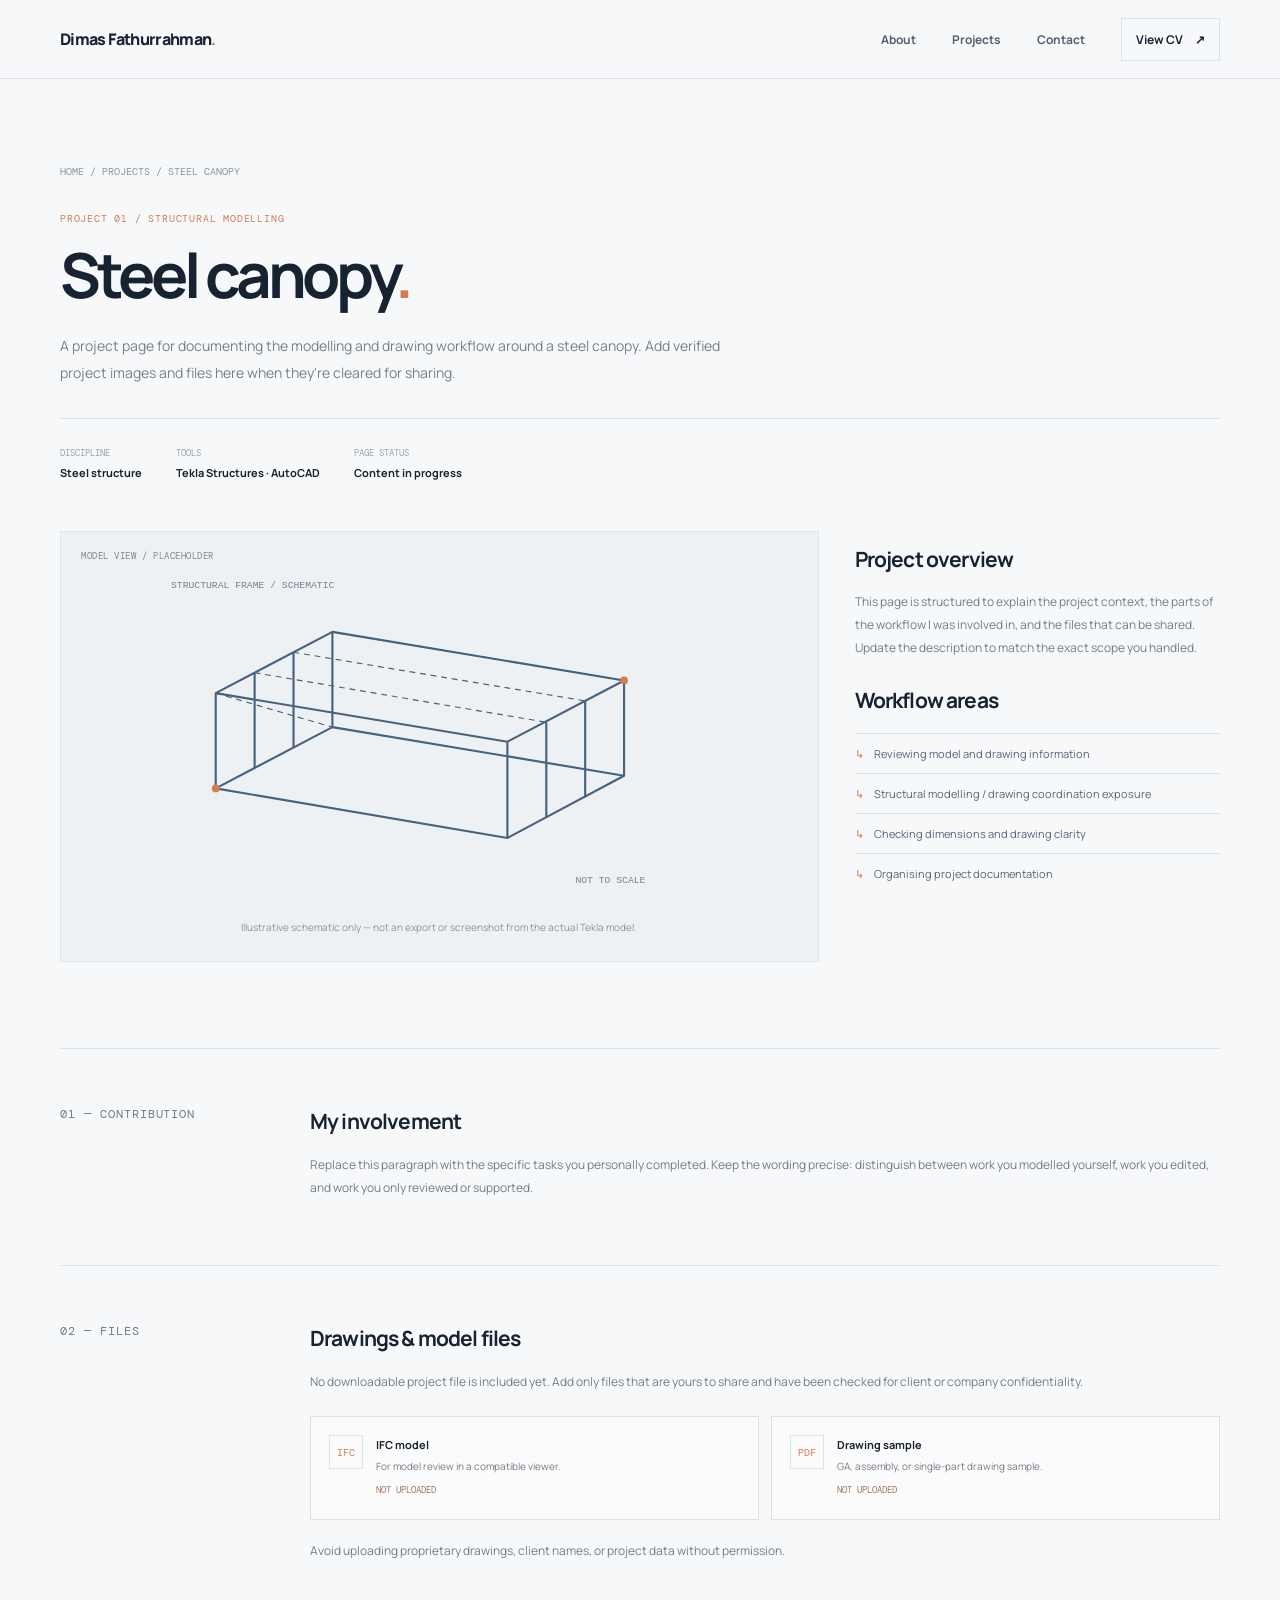
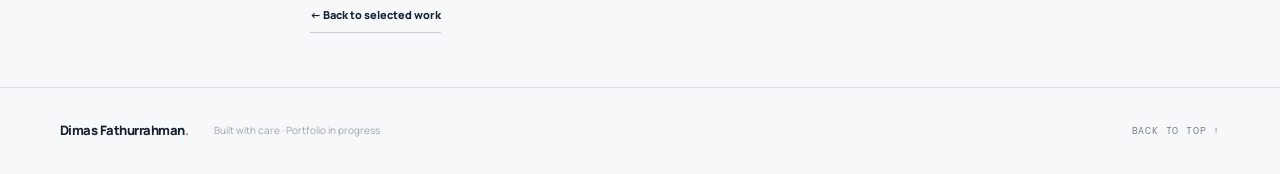
<file: projects/steel-canopy.html>
<!doctype html><html lang="en"><head><meta charset="utf-8"><meta name="viewport" content="width=device-width,initial-scale=1"><meta name="description" content="Steel canopy modelling and technical drawing project notes."><title>Steel Canopy — Dimas Fathurrahman</title><link rel="preconnect" href="https://fonts.googleapis.com"><link rel="preconnect" href="https://fonts.gstatic.com" crossorigin><link href="https://fonts.googleapis.com/css2?family=DM+Mono:wght@400;500&family=Manrope:wght@400;500;600;700;800&display=swap" rel="stylesheet"><link rel="stylesheet" href="../style.css"></head><body>
<header class="site-header"><nav class="nav wrap" aria-label="Main navigation"><a class="brand" href="../index.html"><span>Dimas Fathurrahman<span class="brand-dot">.</span></span></a><button class="menu-toggle" aria-label="Toggle navigation" aria-expanded="false"><span></span><span></span></button><div class="nav-links"><a href="../index.html#about">About</a><a href="../index.html#projects">Projects</a><a href="../index.html#contact">Contact</a><a class="nav-cv" href="../docs/MyCurriculum%20Vitae.pdf" target="_blank" rel="noopener">View CV <span>↗</span></a></div></nav></header>
<main class="wrap"><section class="detail-hero"><p class="breadcrumb"><a href="../index.html">HOME</a> / <a href="../index.html#projects">PROJECTS</a> / STEEL CANOPY</p><p class="detail-kicker">PROJECT 01 / STRUCTURAL MODELLING</p><h1>Steel canopy<span class="period">.</span></h1><p class="lead">A project page for documenting the modelling and drawing workflow around a steel canopy. Add verified project images and files here when they're cleared for sharing.</p><div class="detail-meta"><div><span>DISCIPLINE</span><strong>Steel structure</strong></div><div><span>TOOLS</span><strong>Tekla Structures · AutoCAD</strong></div><div><span>PAGE STATUS</span><strong>Content in progress</strong></div></div></section>
<section class="detail-grid"><div class="model-panel"><span class="panel-tag">MODEL VIEW / PLACEHOLDER</span><svg viewBox="0 0 620 360" aria-label="Schematic illustration of a steel canopy frame"><g fill="none" stroke="#47627d" stroke-width="2.2" stroke-linejoin="round"><path d="M80 238 200 175 500 225 380 289Z"/><path d="M80 238V140L200 77V175M200 77 500 127V225M80 140 380 190 500 127M380 190V289"/><path d="M120 217V119M160 196V98M420 268V170M460 247V148"/><path d="M80 140 200 175M200 77 500 127M120 119 420 170M160 98 460 148" stroke-dasharray="6 5" stroke-width="1.2"/></g><g fill="#d27c51"><circle cx="80" cy="238" r="4"/><circle cx="500" cy="127" r="4"/></g><g fill="#718294" font-family="monospace" font-size="10"><text x="34" y="32">STRUCTURAL FRAME / SCHEMATIC</text><text x="450" y="335">NOT TO SCALE</text></g></svg><p class="panel-note">Illustrative schematic only — not an export or screenshot from the actual Tekla model.</p></div><aside class="detail-side"><h2>Project overview</h2><p>This page is structured to explain the project context, the parts of the workflow I was involved in, and the files that can be shared. Update the description to match the exact scope you handled.</p><h2>Workflow areas</h2><ul class="scope-list"><li>Reviewing model and drawing information</li><li>Structural modelling / drawing coordination exposure</li><li>Checking dimensions and drawing clarity</li><li>Organising project documentation</li></ul></aside></section>
<section class="detail-section"><div class="detail-section-grid"><div><p class="section-index">01 — CONTRIBUTION</p></div><div><h2>My involvement</h2><p>Replace this paragraph with the specific tasks you personally completed. Keep the wording precise: distinguish between work you modelled yourself, work you edited, and work you only reviewed or supported.</p></div></div></section>
<section class="detail-section"><div class="detail-section-grid"><div><p class="section-index">02 — FILES</p></div><div><h2>Drawings &amp; model files</h2><p>No downloadable project file is included yet. Add only files that are yours to share and have been checked for client or company confidentiality.</p><div class="file-list"><div class="file-item"><span class="file-icon">IFC</span><div><strong>IFC model</strong><p>For model review in a compatible viewer.</p><span class="file-status">NOT UPLOADED</span></div></div><div class="file-item"><span class="file-icon">PDF</span><div><strong>Drawing sample</strong><p>GA, assembly, or single-part drawing sample.</p><span class="file-status">NOT UPLOADED</span></div></div></div><p class="detail-footnote">Avoid uploading proprietary drawings, client names, or project data without permission.</p><a class="back-projects" href="../index.html#projects">← Back to selected work</a></div></div></section></main>
<footer class="site-footer"><div class="wrap footer-inner"><a class="brand footer-brand" href="../index.html"><span>Dimas Fathurrahman<span class="brand-dot">.</span></span></a><p>Built with care · Portfolio in progress</p><a href="#" class="back-top">BACK TO TOP ↑</a></div></footer><script src="../script.js"></script></body></html>
</file>
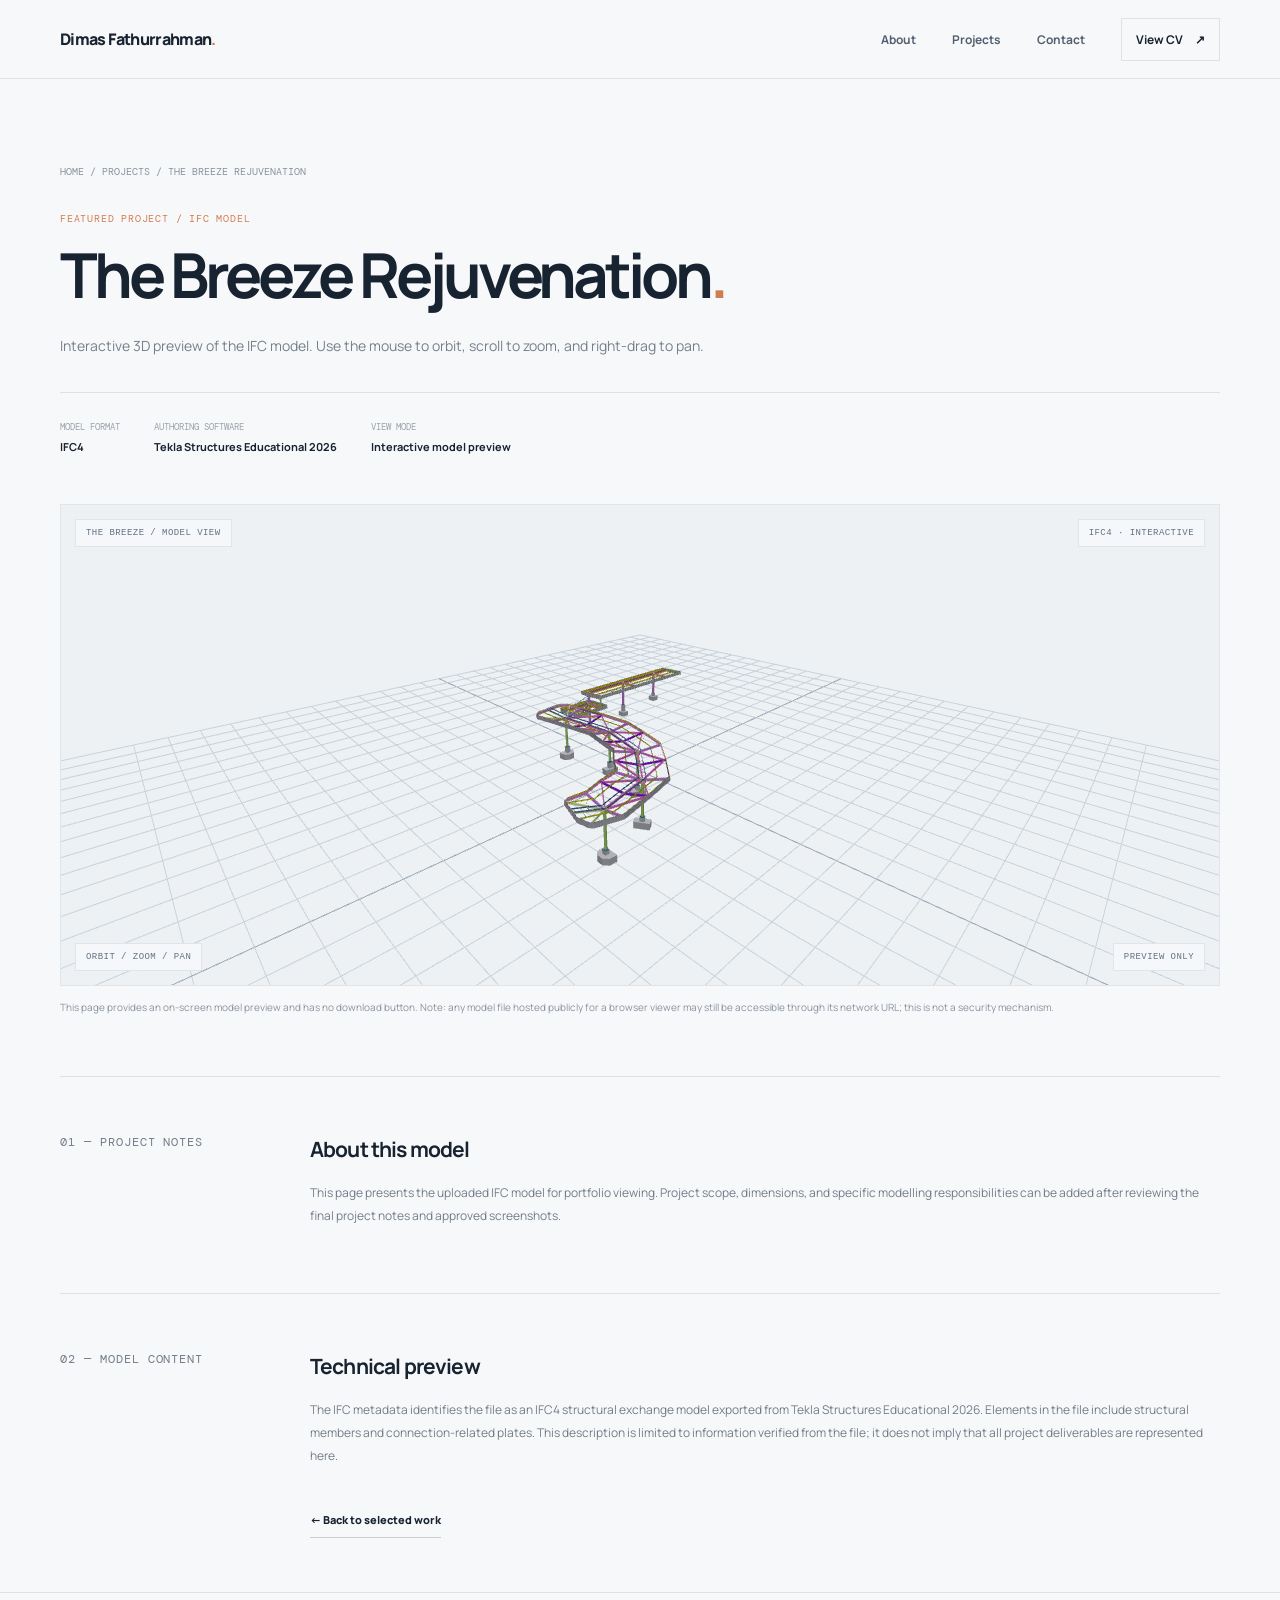
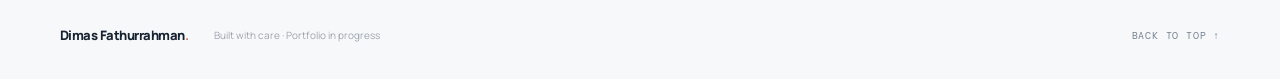
<file: projects/the-breeze-rejuvenation.html>
<!doctype html>
<html lang="en"><head><meta charset="utf-8"><meta name="viewport" content="width=device-width,initial-scale=1"><meta name="description" content="The Breeze Rejuvenation — interactive IFC model preview."><title>The Breeze Rejuvenation — Dimas Fathurrahman</title><link rel="preconnect" href="https://fonts.googleapis.com"><link rel="preconnect" href="https://fonts.gstatic.com" crossorigin><link href="https://fonts.googleapis.com/css2?family=DM+Mono:wght@400;500&family=Manrope:wght@400;500;600;700;800&display=swap" rel="stylesheet"><link rel="stylesheet" href="../style.css"><style>
.ifc-viewer-wrap{position:relative;background:#edf1f4;border:1px solid #dfe5ea;min-height:480px;overflow:hidden}.ifc-viewer{width:100%;height:480px;display:block}.viewer-toolbar{position:absolute;top:14px;left:14px;right:14px;z-index:3;display:flex;justify-content:space-between;gap:10px;pointer-events:none}.viewer-tag{background:rgba(247,248,250,.94);border:1px solid #dfe5ea;padding:9px 11px;font:9px 'DM Mono',monospace;color:#627184;letter-spacing:.05em}.viewer-message{position:absolute;inset:0;display:flex;align-items:center;justify-content:center;text-align:center;padding:30px;pointer-events:none}.viewer-message-inner{max-width:360px;background:rgba(247,248,250,.94);border:1px solid #dfe5ea;padding:24px}.viewer-message strong{display:block;font-size:15px;margin-bottom:8px}.viewer-message p{font-size:11px;color:#75818d;line-height:1.8;margin:0}.viewer-message.hidden{display:none}.viewer-controls{display:flex;flex-wrap:wrap;gap:8px;margin-top:12px}.viewer-controls button{border:1px solid #d4dce3;background:#f7f8fa;padding:10px 13px;font:10px 'DM Mono',monospace;cursor:pointer;color:#243140}.viewer-controls button:hover{background:#1a2533;color:#fff}.viewer-note{font-size:10px;color:#89939e;line-height:1.8;margin-top:12px}.detail-grid-breeze{display:block;padding-bottom:50px}.breeze-side-grid{display:grid;grid-template-columns:1fr 1fr;gap:38px}.breeze-side-grid h2{font-size:20px;margin:0 0 12px}.breeze-side-grid p,.breeze-side-grid li{font-size:12px;line-height:1.9;color:#727d89}.breeze-side-grid ul{padding-left:18px}.hero-mini-viewer{width:100%;height:100%;min-height:400px;border:0;display:block;background:#edf1f4}.hero-art:has(.hero-mini-viewer){padding:0;overflow:hidden}.hero-art:has(.hero-mini-viewer) .art-topline,.hero-art:has(.hero-mini-viewer) .art-bottomline{position:absolute;z-index:2;left:20px;right:20px;pointer-events:none}.hero-art:has(.hero-mini-viewer) .art-topline{top:16px}.hero-art:has(.hero-mini-viewer) .art-bottomline{bottom:16px}@media(max-width:800px){.ifc-viewer-wrap,.ifc-viewer{min-height:350px;height:350px}.breeze-side-grid{grid-template-columns:1fr;gap:18px}.hero-mini-viewer{min-height:330px}}
</style></head><body>
<header class="site-header"><nav class="nav wrap" aria-label="Main navigation"><a class="brand" href="../index.html"><span>Dimas Fathurrahman<span class="brand-dot">.</span></span></a><button class="menu-toggle" aria-label="Toggle navigation" aria-expanded="false"><span></span><span></span></button><div class="nav-links"><a href="../index.html#about">About</a><a href="../index.html#projects">Projects</a><a href="../index.html#contact">Contact</a><a class="nav-cv" href="../docs/MyCurriculum%20Vitae.pdf" target="_blank" rel="noopener">View CV <span>↗</span></a></div></nav></header>
<main class="wrap"><section class="detail-hero"><p class="breadcrumb"><a href="../index.html">HOME</a> / <a href="../index.html#projects">PROJECTS</a> / THE BREEZE REJUVENATION</p><p class="detail-kicker">FEATURED PROJECT / IFC MODEL</p><h1>The Breeze Rejuvenation<span class="period">.</span></h1><p class="lead">Interactive 3D preview of the IFC model. Use the mouse to orbit, scroll to zoom, and right-drag to pan.</p><div class="detail-meta"><div><span>MODEL FORMAT</span><strong>IFC4</strong></div><div><span>AUTHORING SOFTWARE</span><strong>Tekla Structures Educational 2026</strong></div><div><span>VIEW MODE</span><strong>Interactive model preview</strong></div></div></section>
<section class="detail-grid detail-grid-breeze"><div class="ifc-viewer-wrap"><iframe src="model-preview.html" title="Interactive IFC model viewer" style="width:100%;height:480px;display:block;border:0" loading="eager"></iframe></div><p class="viewer-note">This page provides an on-screen model preview and has no download button. Note: any model file hosted publicly for a browser viewer may still be accessible through its network URL; this is not a security mechanism.</p></section>
<section class="detail-section"><div class="detail-section-grid"><div><p class="section-index">01 — PROJECT NOTES</p></div><div><h2>About this model</h2><p>This page presents the uploaded IFC model for portfolio viewing. Project scope, dimensions, and specific modelling responsibilities can be added after reviewing the final project notes and approved screenshots.</p></div></div></section>
<section class="detail-section"><div class="detail-section-grid"><div><p class="section-index">02 — MODEL CONTENT</p></div><div><h2>Technical preview</h2><p>The IFC metadata identifies the file as an IFC4 structural exchange model exported from Tekla Structures Educational 2026. Elements in the file include structural members and connection-related plates. This description is limited to information verified from the file; it does not imply that all project deliverables are represented here.</p><a class="back-projects" href="../index.html#projects">← Back to selected work</a></div></div></section></main>
<footer class="site-footer"><div class="wrap footer-inner"><a class="brand footer-brand" href="../index.html"><span>Dimas Fathurrahman<span class="brand-dot">.</span></span></a><p>Built with care · Portfolio in progress</p><a href="#" class="back-top">BACK TO TOP ↑</a></div></footer><script src="../script.js"></script>
</body></html>
</file>
<file: style.css>
:root{--paper:#f7f8fa;--white:#fff;--ink:#182331;--muted:#6c7785;--line:#dce2e8;--blue:#334c66;--orange:#d27c51;--mono:'DM Mono',monospace;--sans:'Manrope',sans-serif}*{box-sizing:border-box}html{scroll-behavior:smooth;scroll-padding-top:90px}body{margin:0;background:var(--paper);color:var(--ink);font-family:var(--sans);font-size:14px;line-height:1.75;-webkit-font-smoothing:antialiased}a{color:inherit;text-decoration:none}button{font:inherit}.wrap{width:min(1160px,calc(100% - 64px));margin-inline:auto}.site-header{position:sticky;top:0;z-index:20;background:rgba(247,248,250,.92);backdrop-filter:blur(16px);border-bottom:1px solid rgba(220,226,232,.8)}.nav{height:78px;display:flex;align-items:center;justify-content:space-between}.brand{display:inline-flex;align-items:center;gap:11px;font-size:16px;font-weight:800;letter-spacing:-.04em}.brand-mark{width:34px;height:34px;display:grid;place-items:center;background:var(--ink);color:white;font:500 11px var(--mono);letter-spacing:-.06em}.brand-dot,.period{color:var(--orange)}.nav-links{display:flex;align-items:center;gap:36px;color:#536070;font-size:12px;font-weight:700}.nav-links a:not(.nav-cv):hover,.text-link:hover{color:var(--orange)}.nav-cv{padding:10px 14px;border:1px solid var(--line);color:var(--ink)}.nav-cv span{padding-left:10px}.menu-toggle{display:none;background:none;border:0}.hero{min-height:580px;display:grid;grid-template-columns:1.02fr .98fr;gap:64px;align-items:center;padding-block:76px 72px}.eyebrow,.section-index,.project-type,.contact-label,.art-topline,.art-bottomline,.visual-meta,.visual-footer,.carousel-hint,.project-disclaimer>span,.back-top{font:10px var(--mono);letter-spacing:.08em;color:var(--muted)}.eyebrow{display:flex;align-items:center;gap:10px;margin:0 0 28px}.status-dot{width:7px;height:7px;background:#799783;border-radius:50%;box-shadow:0 0 0 4px #e6eee8}.eyebrow-line{height:1px;width:26px;background:var(--line);margin-left:4px}.hero h1{font-size:clamp(38px,4.3vw,60px);line-height:1.13;letter-spacing:-.065em;margin:0 0 24px;font-weight:700}.hero h1 span,.about-heading h2 span{color:#83909d;font-weight:500}.hero-lead{font-size:15px;line-height:1.95;color:#66717e;max-width:500px;margin:0}.hero-lead strong{color:var(--ink);font-weight:800}.hero-actions{display:flex;align-items:center;gap:25px;margin-top:32px}.button{display:inline-flex;align-items:center;gap:25px;padding:14px 18px;font-size:11px;font-weight:800}.button-dark{background:var(--ink);color:white}.button-dark:hover{background:var(--blue)}.button span{font-size:16px}.text-link{font-size:11px;font-weight:800}.text-link span{padding-left:8px}.hero-note{display:flex;align-items:center;gap:12px;color:#8a939e;font-size:10px;margin-top:52px}.note-rule{width:34px;height:1px;background:#b9c2cb}.hero-art{position:relative;padding:14px 20px 12px;background:#f0f3f6;border:1px solid #e3e8ed;min-height:400px;display:flex;flex-direction:column;justify-content:space-between}.art-topline,.art-bottomline{display:flex;justify-content:space-between;font-size:9px}.hero-drawing{width:100%;max-height:355px}.art-stamp{position:absolute;right:24px;top:80px;width:65px;height:65px;border:1px solid #d6dfe7;background:rgba(255,255,255,.7);display:flex;flex-direction:column;justify-content:center;align-items:center;color:#728195;font:9px var(--mono);line-height:1.5}.art-stamp strong{font-size:19px;color:var(--orange);font-weight:400}.intro-strip{background:#eaf0f4;border-block:1px solid #e0e7ed}.strip-inner{min-height:72px;display:flex;align-items:center;gap:30px}.strip-inner>span:first-child{font:10px var(--mono);color:var(--orange)}.strip-inner p{font-size:12px;font-weight:700;color:#536779;margin:0}.strip-end{margin-left:auto;font:9px var(--mono);letter-spacing:.06em;color:#82909e}.section{display:grid;grid-template-columns:180px 1fr;gap:70px;padding-block:112px}.section-aside{padding-top:8px}.section-index{margin:0;color:#89939e}.aside-line{display:block;width:35px;height:1px;background:var(--orange);margin:26px 0 20px}.aside-caption{font-size:12px;color:#8a939e;line-height:1.7}.about-heading{display:flex;align-items:flex-start;justify-content:space-between;gap:20px}.about-heading h2,.section-head h2,.contact-left h2{font-size:clamp(30px,3.2vw,43px);line-height:1.22;letter-spacing:-.06em;margin:0;font-weight:700}.download-link{display:flex;align-items:center;gap:9px;font-size:10px;font-weight:800;border-bottom:1px solid #bfc8d1;padding:8px 0;white-space:nowrap}.download-icon{width:24px;height:24px;display:grid;place-items:center;border:1px solid var(--line);font-size:14px}.download-link small{font:9px var(--mono);color:#8a939e}.about-columns{display:grid;grid-template-columns:1fr 1fr;gap:32px;margin-top:28px}.about-columns p{font-size:12px;color:#6d7885;line-height:2;margin:0}.skills-row{display:grid;grid-template-columns:repeat(3,1fr);gap:16px;margin-top:42px;padding-top:23px;border-top:1px solid var(--line)}.skills-row>div{display:flex;flex-direction:column;align-items:flex-start}.skill-num{font:10px var(--mono);color:var(--orange);margin-bottom:11px}.skills-row strong{font-size:12px}.skills-row small{font-size:10px;color:#8a939e;line-height:1.7;margin-top:6px}.projects-section{background:#eef1f4;border-block:1px solid #e3e7eb;padding-block:90px 82px}.section-head{display:flex;justify-content:space-between;align-items:flex-end;margin-bottom:32px}.section-head h2{margin-top:12px}.carousel-caption{display:flex;align-items:flex-start;gap:18px}.carousel-count{font:11px var(--mono);padding-top:4px;color:#89939e}.carousel-count b{color:var(--orange);font-weight:400}.carousel-caption p{font-size:10px;color:#89939e;line-height:1.7;margin:0}.project-carousel{position:relative}.project-track{position:relative;min-height:425px}.project-slide{position:absolute;inset:0;opacity:0;visibility:hidden;transform:translateY(8px);transition:opacity .45s ease,transform .45s ease,visibility .45s;pointer-events:none}.project-slide.is-active{position:relative;opacity:1;visibility:visible;transform:translateY(0);pointer-events:auto}.project-card{display:block;background:var(--white);border:1px solid #e1e6eb;transition:box-shadow .25s,transform .25s}.project-card:hover{box-shadow:0 18px 40px rgba(24,35,49,.07);transform:translateY(-2px)}.project-visual{position:relative;overflow:hidden;height:310px;background:#e8edf2;padding:20px 26px 14px;display:flex;flex-direction:column;justify-content:space-between}.visual-canopy{background:#e8edf2}.visual-fence{background:#e9eee9}.visual-railing{background:#eceaf0}.visual-meta,.visual-footer{display:flex;justify-content:space-between;position:relative;z-index:1;font-size:9px}.project-visual svg{position:absolute;width:100%;height:100%;inset:0;padding:25px 5%;}.visual-fence svg{stroke:#526c65}.visual-railing svg{stroke:#5e5a77}.visual-footer{align-items:flex-end}.visual-footer span:last-child{font-size:19px;color:var(--orange)}.project-card-copy{padding:22px 26px;display:flex;align-items:center;justify-content:space-between;gap:20px}.project-type{margin:0 0 6px;color:#a0a9b2;font-size:9px}.project-card-copy h3{font-size:19px;letter-spacing:-.04em;margin:0 0 5px}.project-card-copy p:last-child{font-size:11px;color:#7b8591;margin:0}.round-arrow{width:38px;height:38px;flex:0 0 auto;display:grid;place-items:center;border:1px solid var(--line);font-size:17px}.project-card:hover .round-arrow{background:var(--ink);color:white}.carousel-controls{display:flex;align-items:center;gap:22px;margin-top:22px}.carousel-dots{display:flex;gap:8px}.carousel-dot{width:22px;height:3px;border:0;background:#cbd2d9;padding:0;cursor:pointer}.carousel-dot.is-active{background:var(--orange);width:36px}.carousel-buttons{display:flex;gap:7px}.carousel-arrow{width:32px;height:32px;border:1px solid #d3dbe2;background:transparent;color:var(--ink);cursor:pointer}.carousel-arrow:hover{background:var(--ink);color:white}.carousel-hint{margin-left:auto;font-size:9px}.project-disclaimer{margin:24px 0 0;color:#89939e;font-size:10px;display:flex;gap:12px;align-items:flex-start}.project-disclaimer>span{color:var(--orange);flex:0 0 auto}.contact-section{display:grid;grid-template-columns:1fr .8fr;gap:90px;padding-block:104px}.contact-left h2{font-size:clamp(38px,4vw,53px);margin:24px 0 20px}.contact-left>p:last-child{font-size:12px;color:#7a8591;max-width:360px}.contact-right{padding-top:10px}.contact-label{display:block;margin-bottom:12px}.contact-email{display:flex;justify-content:space-between;align-items:center;font-size:24px;font-weight:700;letter-spacing:-.05em;padding-bottom:15px;border-bottom:1px solid #bfc8d1}.contact-email span{color:var(--orange)}.contact-note{font-size:9px;color:#a0a9b2;margin:9px 0 20px}.social-link{display:flex;justify-content:space-between;padding:11px 0;border-bottom:1px solid var(--line);font-size:11px;font-weight:700}.social-link span{color:#9ba4ad}.site-footer{border-top:1px solid var(--line)}.footer-inner{min-height:86px;display:flex;align-items:center;gap:26px}.footer-brand{font-size:13px}.footer-brand .brand-mark{width:28px;height:28px;font-size:9px}.footer-inner p{font-size:10px;color:#9ba4ad;margin:0}.back-top{margin-left:auto;color:#768391}.copyright{font:9px var(--mono);color:#9ba4ad}.menu-toggle span{display:block;width:21px;height:1px;background:var(--ink);margin:6px}
/* Project detail pages */
.detail-hero{padding:76px 0 48px}.breadcrumb{font:10px var(--mono);color:#89939e;margin-bottom:34px}.breadcrumb a:hover{color:var(--orange)}.detail-kicker{font:10px var(--mono);letter-spacing:.08em;color:var(--orange);margin:0 0 16px}.detail-hero h1{font-size:clamp(38px,5vw,62px);line-height:1.1;letter-spacing:-.065em;margin:0;max-width:800px}.detail-hero .lead{font-size:14px;color:#74808c;max-width:660px;line-height:1.9;margin:24px 0 0}.detail-meta{display:flex;gap:34px;flex-wrap:wrap;padding-top:28px;margin-top:32px;border-top:1px solid var(--line)}.detail-meta div{display:flex;flex-direction:column;gap:4px}.detail-meta span{font:9px var(--mono);color:#9aa3ac}.detail-meta strong{font-size:11px}.detail-grid{display:grid;grid-template-columns:1.35fr .65fr;gap:36px;padding-bottom:86px}.model-panel{background:#edf1f4;border:1px solid #dfe5ea;min-height:380px;position:relative;display:flex;flex-direction:column;align-items:center;justify-content:center;overflow:hidden;padding:25px}.model-panel svg{width:100%;max-height:350px}.model-panel .panel-tag{position:absolute;top:18px;left:20px;font:9px var(--mono);letter-spacing:.06em;color:#7c8996}.model-panel .panel-note{font-size:10px;color:#89939e;text-align:center;margin:12px 0 0}.detail-side{padding:10px 0}.detail-side h2,.detail-section h2{font-size:21px;letter-spacing:-.04em;margin:0 0 14px}.detail-side p,.detail-section p,.detail-section li{font-size:12px;color:#727d89;line-height:1.9}.detail-side p{margin:0 0 22px}.detail-side .scope-list{list-style:none;padding:0;margin:0}.scope-list li{border-top:1px solid var(--line);padding:10px 0;font-size:11px;color:#586575}.scope-list li:before{content:'↳';color:var(--orange);margin-right:10px}.detail-section{padding:54px 0;border-top:1px solid var(--line)}.detail-section-grid{display:grid;grid-template-columns:180px 1fr;gap:70px}.detail-section .section-index{margin-bottom:15px}.file-list{display:grid;grid-template-columns:repeat(2,minmax(0,1fr));gap:12px;margin-top:22px}.file-item{padding:18px;border:1px solid var(--line);background:rgba(255,255,255,.55);display:flex;gap:13px;align-items:flex-start}.file-icon{width:34px;height:34px;display:grid;place-items:center;border:1px solid var(--line);font:10px var(--mono);color:var(--orange);flex:0 0 auto}.file-item strong{display:block;font-size:11px}.file-item p{margin:3px 0 0;font-size:10px}.file-status{display:inline-block;font:9px var(--mono);color:#a0785f;margin-top:7px}.back-projects{display:inline-flex;gap:12px;align-items:center;margin-top:30px;font-size:11px;font-weight:800;border-bottom:1px solid #c7cfd6;padding-bottom:8px}.detail-footnote{font-size:10px;color:#9aa3ac;margin-top:20px}
@media(max-width:800px){.wrap{width:min(100% - 36px,620px)}.nav{height:68px}.menu-toggle{display:block;cursor:pointer}.nav-links{display:none;position:absolute;top:68px;left:0;right:0;background:var(--paper);border-bottom:1px solid var(--line);padding:18px 24px 24px;flex-direction:column;align-items:stretch;gap:18px}.nav-links.is-open{display:flex}.nav-cv{text-align:center}.hero{grid-template-columns:1fr;gap:38px;padding-block:58px 54px}.hero h1{font-size:clamp(38px,9vw,54px)}.hero-art{min-height:330px}.hero-drawing{max-height:290px}.art-stamp{top:62px}.strip-inner{gap:15px;min-height:76px}.strip-inner p{font-size:10px}.strip-end{display:none}.section{grid-template-columns:1fr;gap:24px;padding-block:72px}.section-aside{display:flex;align-items:center;gap:15px}.aside-line{margin:0;width:25px}.aside-caption{display:none}.about-heading{flex-direction:column}.about-columns{grid-template-columns:1fr;gap:15px}.skills-row{grid-template-columns:1fr;gap:20px}.skills-row>div{display:grid;grid-template-columns:30px 1fr;align-items:start}.skill-num{grid-row:span 2;margin:2px 0}.skills-row small{margin-top:2px}.projects-section{padding-block:65px 58px}.section-head{align-items:flex-start;gap:20px}.section-head h2{font-size:32px}.carousel-caption{gap:10px}.carousel-caption p{display:none}.project-track{min-height:385px}.project-visual{height:260px}.project-card-copy{padding:18px}.project-card-copy h3{font-size:17px}.project-card-copy p:last-child{max-width:260px}.carousel-controls{gap:13px;flex-wrap:wrap}.carousel-hint{width:100%;margin-left:0;order:4}.contact-section{grid-template-columns:1fr;gap:30px;padding-block:70px}.contact-email{font-size:22px}.footer-inner{padding-block:20px;flex-wrap:wrap;gap:12px 18px}.footer-inner p{flex:1}.back-top{margin-left:0}.copyright{width:100%}.detail-hero{padding:50px 0 36px}.detail-grid{grid-template-columns:1fr;gap:25px;padding-bottom:55px}.model-panel{min-height:300px}.detail-section-grid{grid-template-columns:1fr;gap:18px}.file-list{grid-template-columns:1fr}}
@media(max-width:430px){.eyebrow{font-size:8px;gap:7px}.hero-actions{gap:15px;flex-wrap:wrap}.button{gap:12px}.hero-note{margin-top:35px}.section-head{display:block}.carousel-caption{margin-top:14px}.project-track{min-height:360px}.project-visual{height:230px}.project-card-copy{align-items:flex-start}.project-card-copy p:last-child{font-size:10px}.round-arrow{width:32px;height:32px}.carousel-controls{margin-top:16px}.art-stamp{width:50px;height:50px;right:15px}.detail-meta{gap:18px}.detail-hero h1{font-size:38px}}
@media(prefers-reduced-motion:reduce){html{scroll-behavior:auto}*,*:before,*:after{animation-duration:.01ms!important;animation-iteration-count:1!important;transition-duration:.01ms!important}}
.visual-gate{background:#ece9e4}
/* ---- Hero: foto di kiri, teks di kanan ---- */
.hero{grid-template-columns:.78fr 1.22fr;gap:clamp(40px,6vw,88px);align-items:center}
.hero-photo{position:relative;margin:0;background:#f0f3f6;border:1px solid #e3e8ed;padding:14px;display:flex;flex-direction:column;gap:12px}
.hero-photo picture{display:block;overflow:hidden;background:#dfe4e9}
.hero-photo img{display:block;width:100%;height:auto;aspect-ratio:4/5;object-fit:cover;object-position:60% 15%}
.photo-topline,.photo-bottomline{display:flex;justify-content:space-between;gap:12px;font-family:var(--mono);font-size:9px;letter-spacing:.06em;color:#7b8794}
.hero-copy{max-width:640px}
@media(max-width:800px){
  .hero{grid-template-columns:1fr;gap:34px}
  .hero-photo{max-width:380px}
  .hero-photo img{aspect-ratio:1/1;object-position:50% 20%}
}
/* ---- Hero foto: sejajar tinggi dengan blok teks, sudut tegas ---- */
.hero{align-items:stretch}
.hero-photo{margin:0;padding:0;background:none;border:0;display:block;min-height:340px;align-self:stretch}
.hero-photo picture{display:block;height:100%;background:#dfe4e9}
.hero-photo img{display:block;width:100%;height:100%;aspect-ratio:auto;object-fit:cover;object-position:58% 18%}
.hero-copy{align-self:center}
@media(max-width:800px){
  .hero{align-items:start}
  .hero-photo{min-height:0;aspect-ratio:1/1;max-width:380px}
}

/* ---- Contact form ---- */
.contact-email{border-bottom:1px solid #bfc8d1;margin-bottom:26px}
.contact-form{display:grid;gap:18px}
.field{display:grid;gap:8px}
.field label{font:10px var(--mono);letter-spacing:.08em;color:var(--muted)}
.field input,.field textarea{width:100%;font:500 14px var(--sans);color:var(--ink);background:var(--white);border:1px solid var(--line);border-radius:0;padding:13px 14px;outline:none;transition:border-color .2s,box-shadow .2s}
.field textarea{resize:vertical;min-height:130px;line-height:1.6}
.field input:focus,.field textarea:focus{border-color:var(--blue);box-shadow:0 0 0 3px rgba(51,76,102,.12)}
.field .is-invalid{border-color:#c0563a}
.hp-field{position:absolute;left:-9999px;width:1px;height:1px;opacity:0}
.form-actions{display:flex;align-items:center;gap:18px;flex-wrap:wrap;margin-top:4px}
.form-actions .button{cursor:pointer;border:0;font-family:var(--sans)}
.form-actions .button[disabled]{opacity:.6;cursor:wait}
.form-status{font-size:12px;margin:0;color:var(--muted)}
.form-status.is-ok{color:#3e7a55}
.form-status.is-error{color:#c0563a}
.contact-social{display:flex;gap:26px;margin-top:34px;padding-top:18px;border-top:1px solid var(--line);font-size:12px;font-weight:700}
.contact-social span{color:var(--orange)}
.heart{color:var(--orange)}

/* ---- Hero: napas lebih lega (desktop) ---- */
@media(min-width:801px){
  .hero{padding-block:120px 128px;gap:clamp(64px,8.5vw,128px)}
}

/* ---- Hero polish: warna foto, aksen oranye, catatan bawah, band profil ---- */
.hero-photo{position:relative;isolation:isolate}
.hero-photo picture{position:relative}
.hero-photo img{filter:saturate(.82) contrast(1.02) brightness(1.08)}
.hero-photo picture::after{content:"";position:absolute;inset:0;background:#4b6582;mix-blend-mode:soft-light;opacity:.32;pointer-events:none}
.hero-note{font-size:12px;color:#5f6b78}
.note-rule{background:#9aa6b2}
@media(min-width:801px){.strip-inner{min-height:54px}}
</file>
